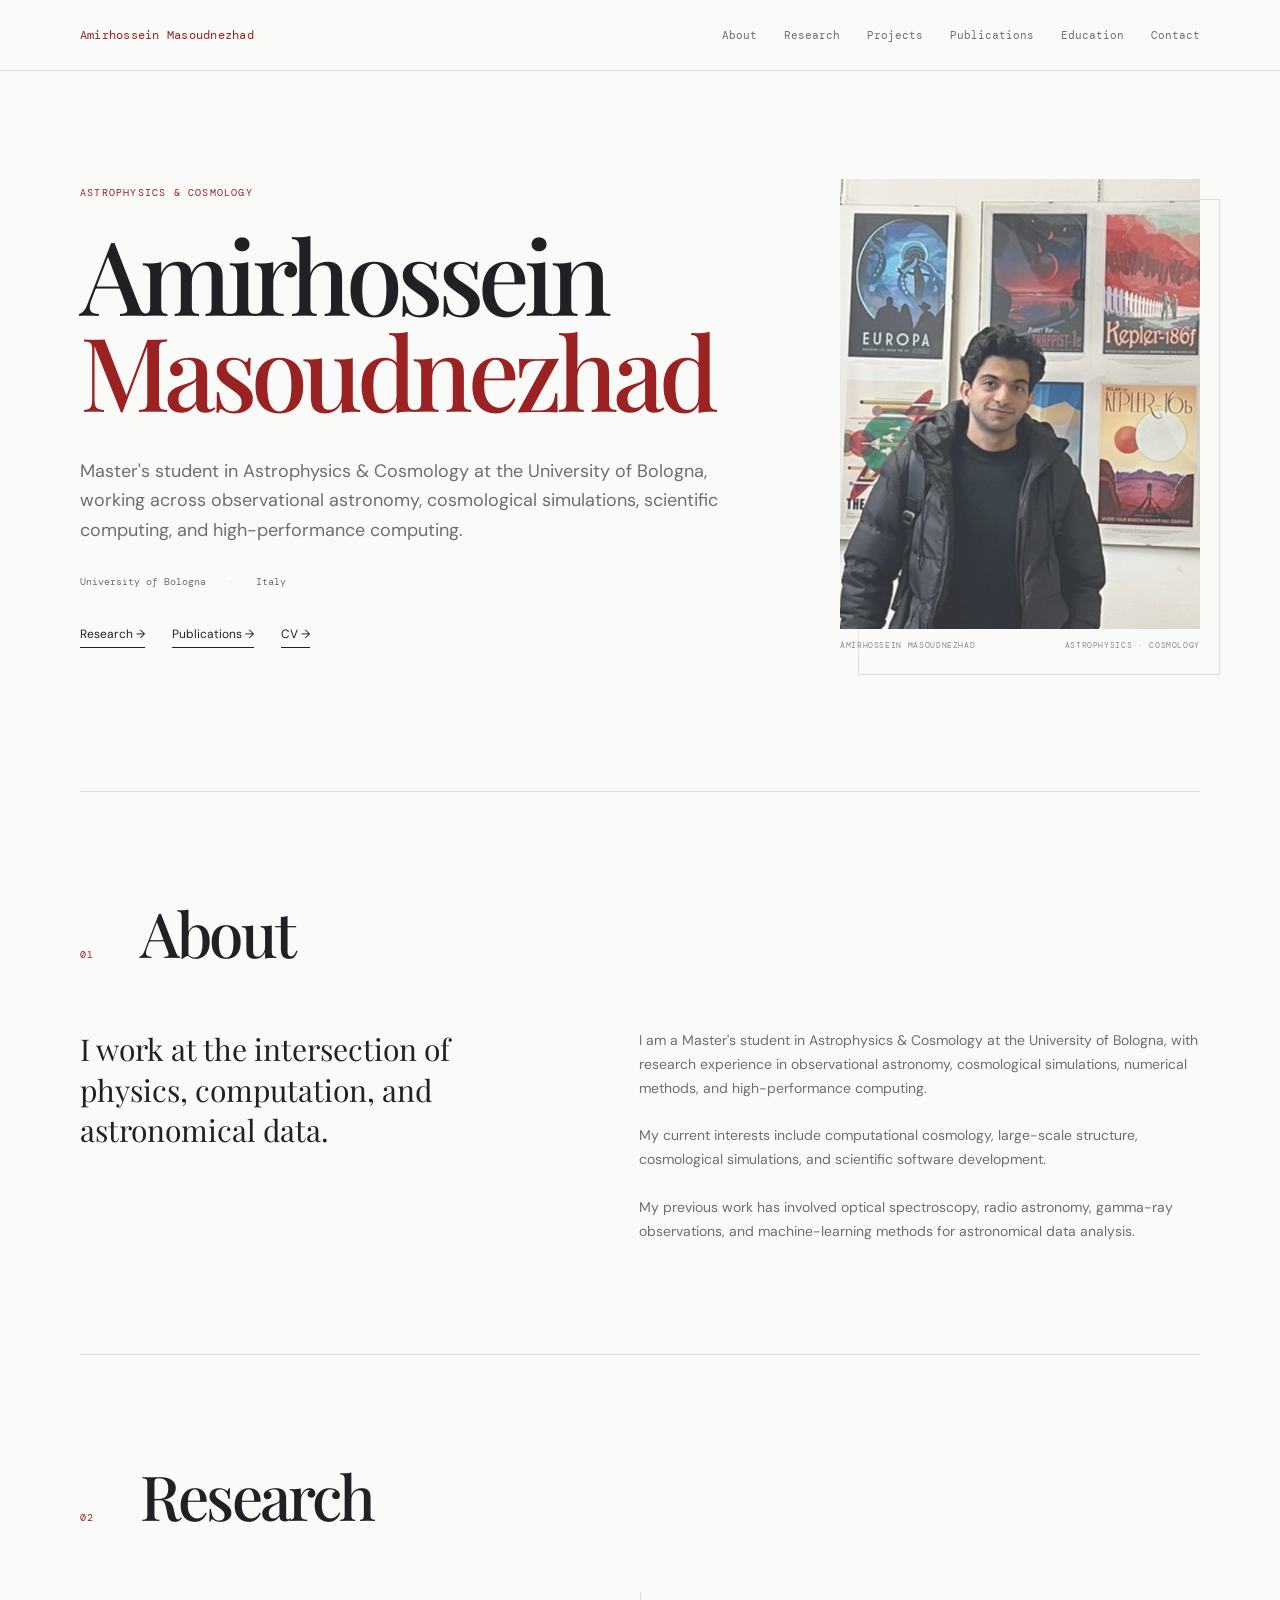
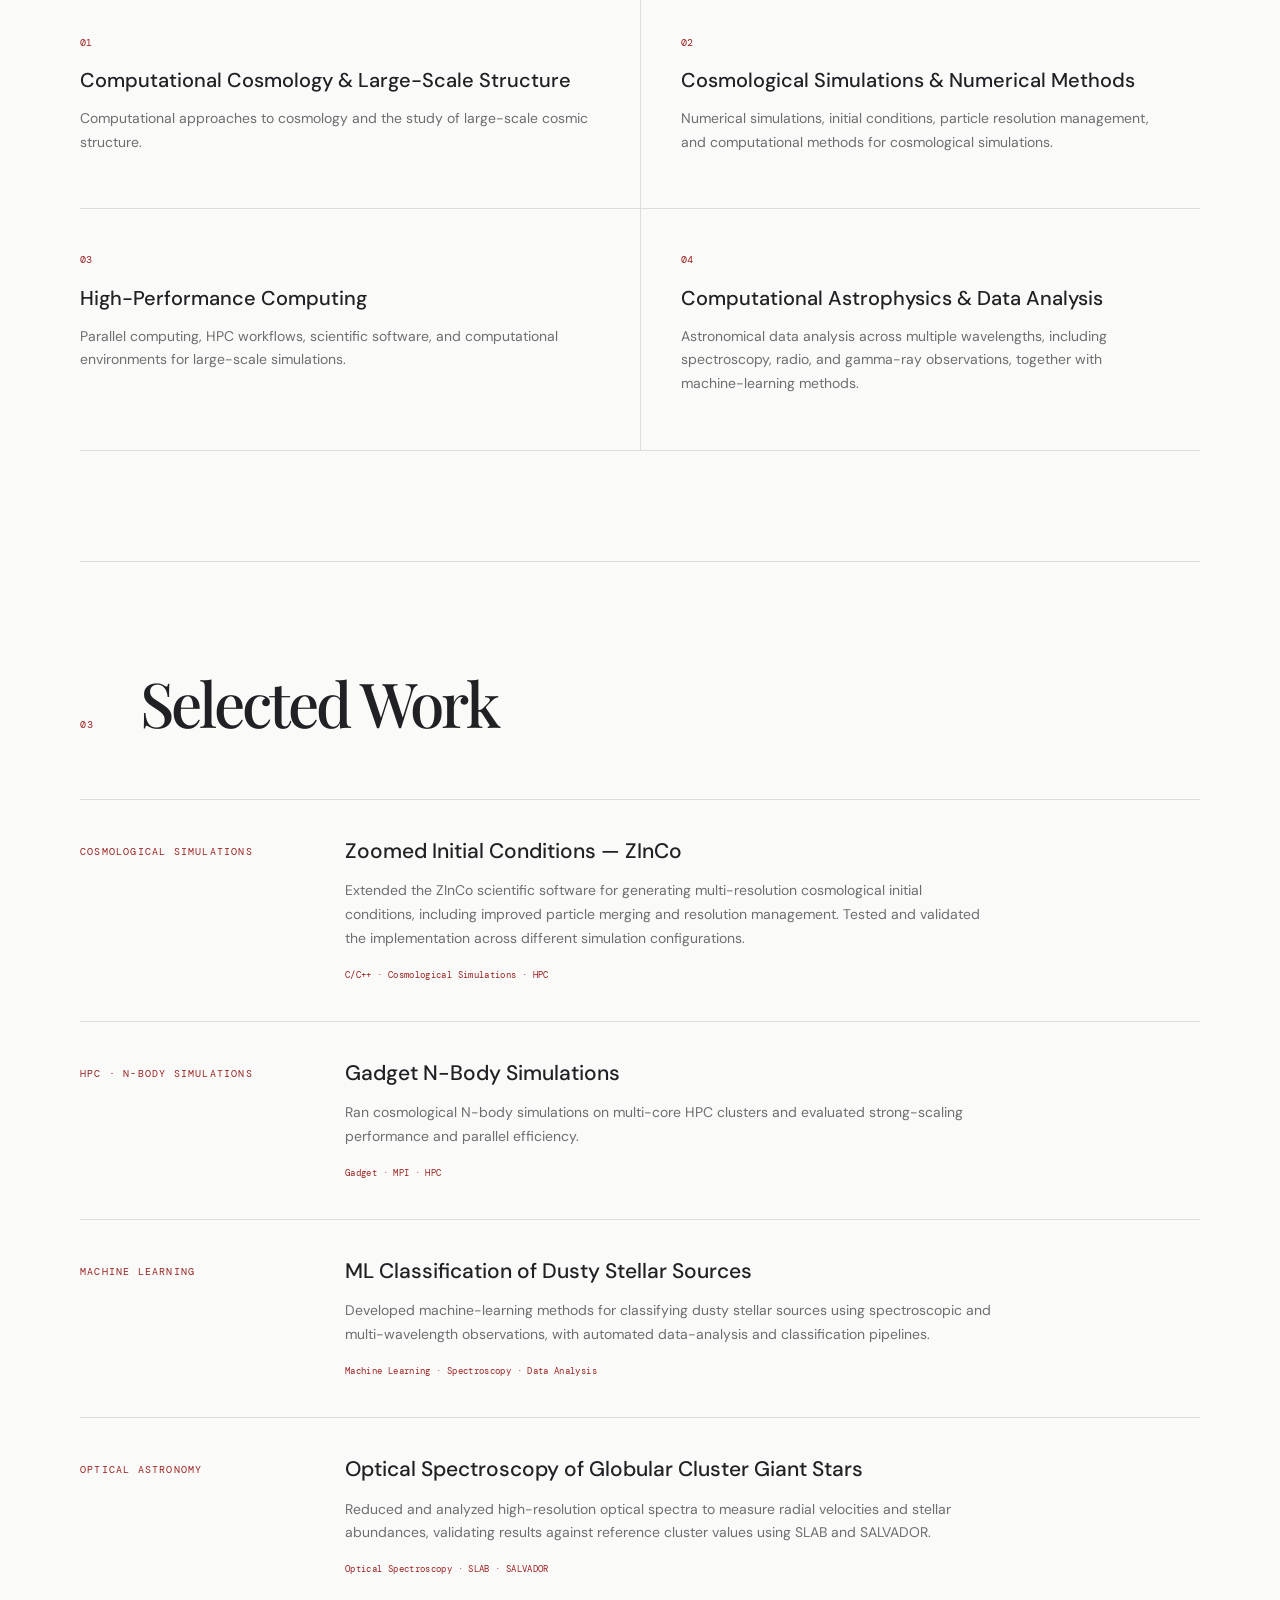
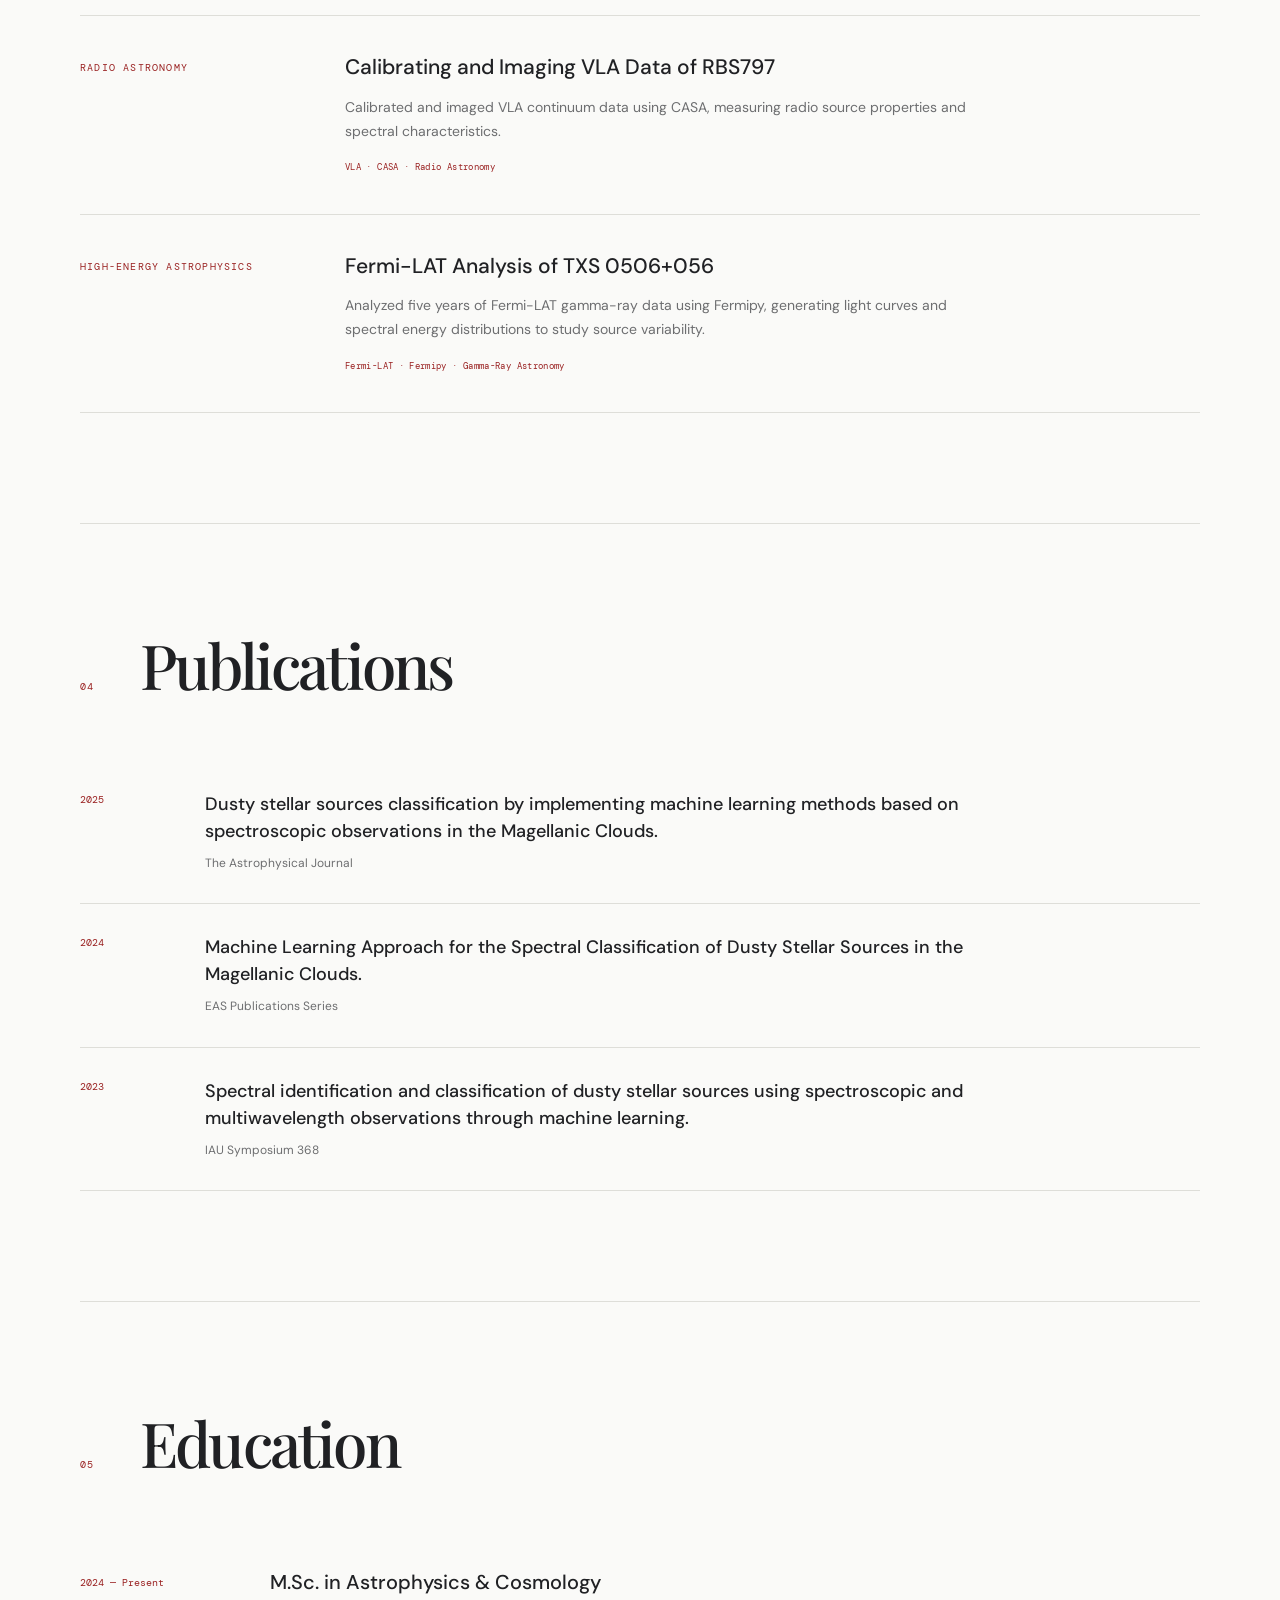
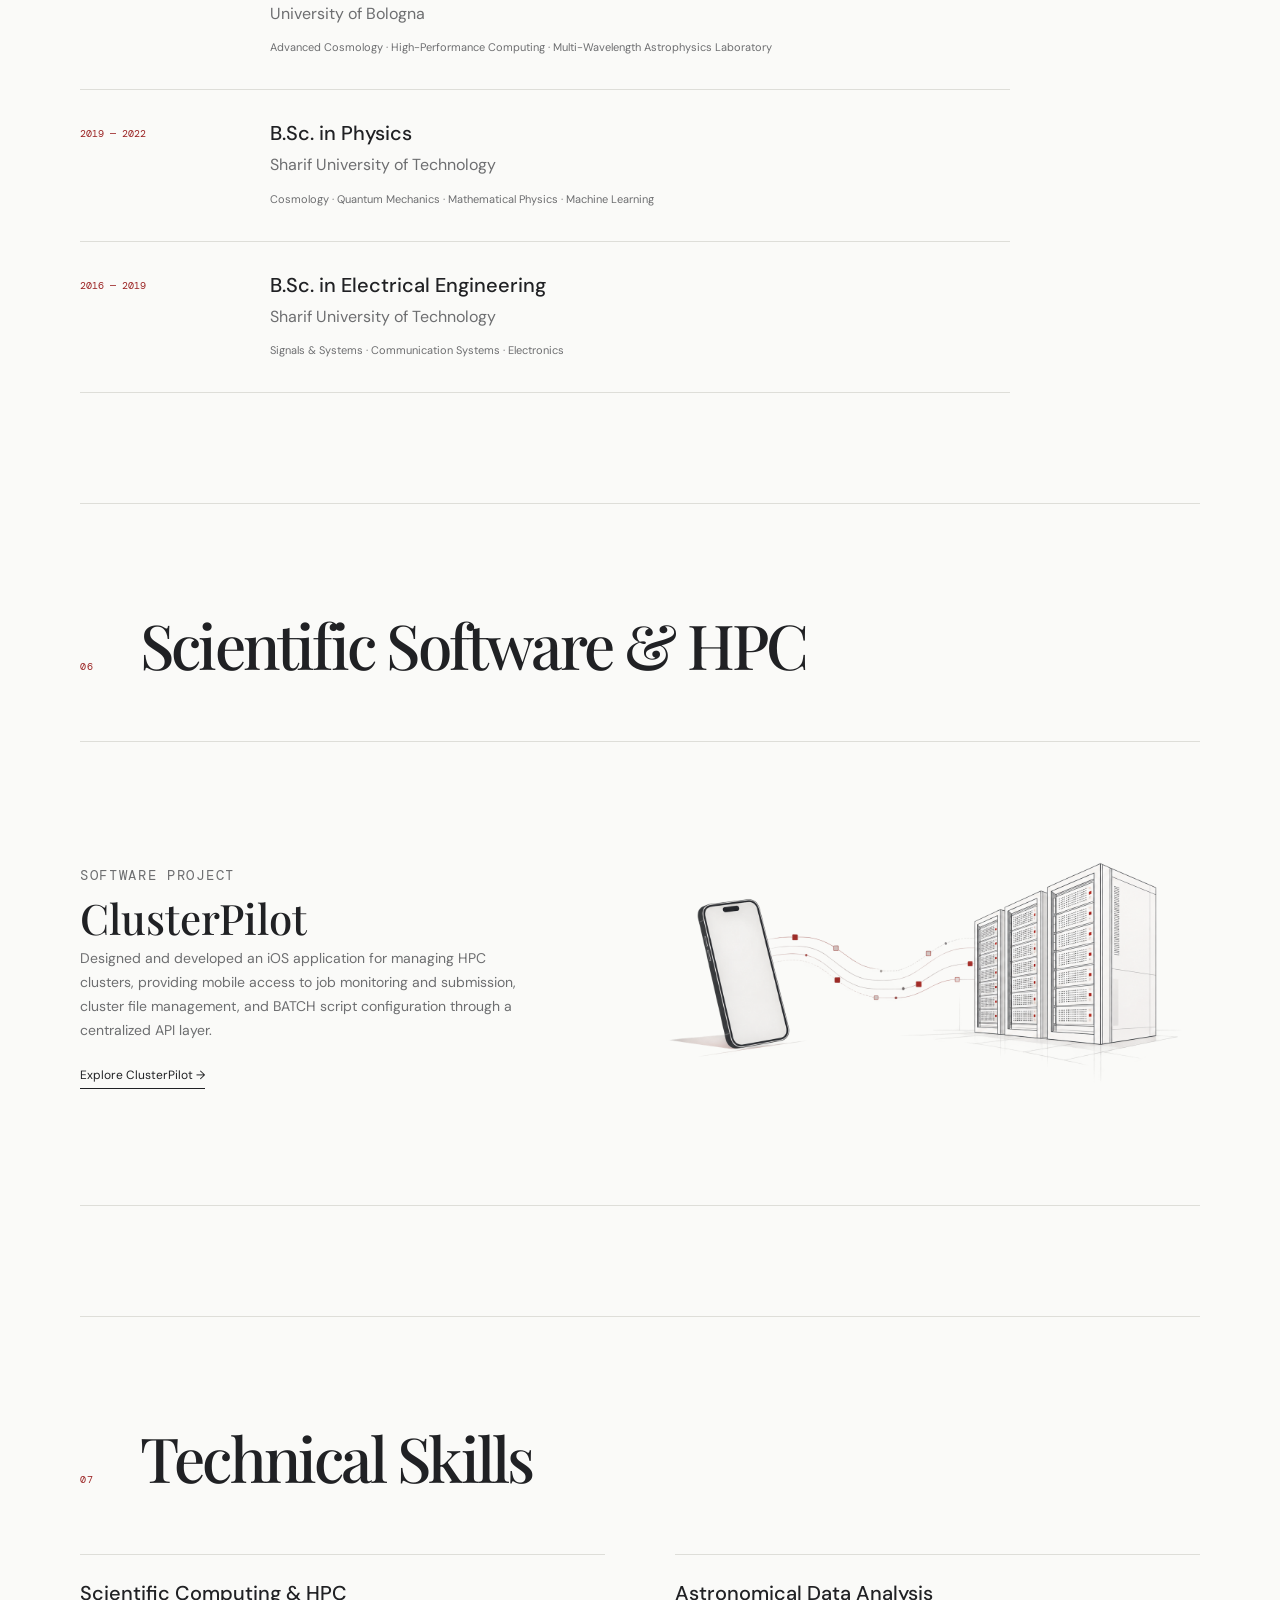
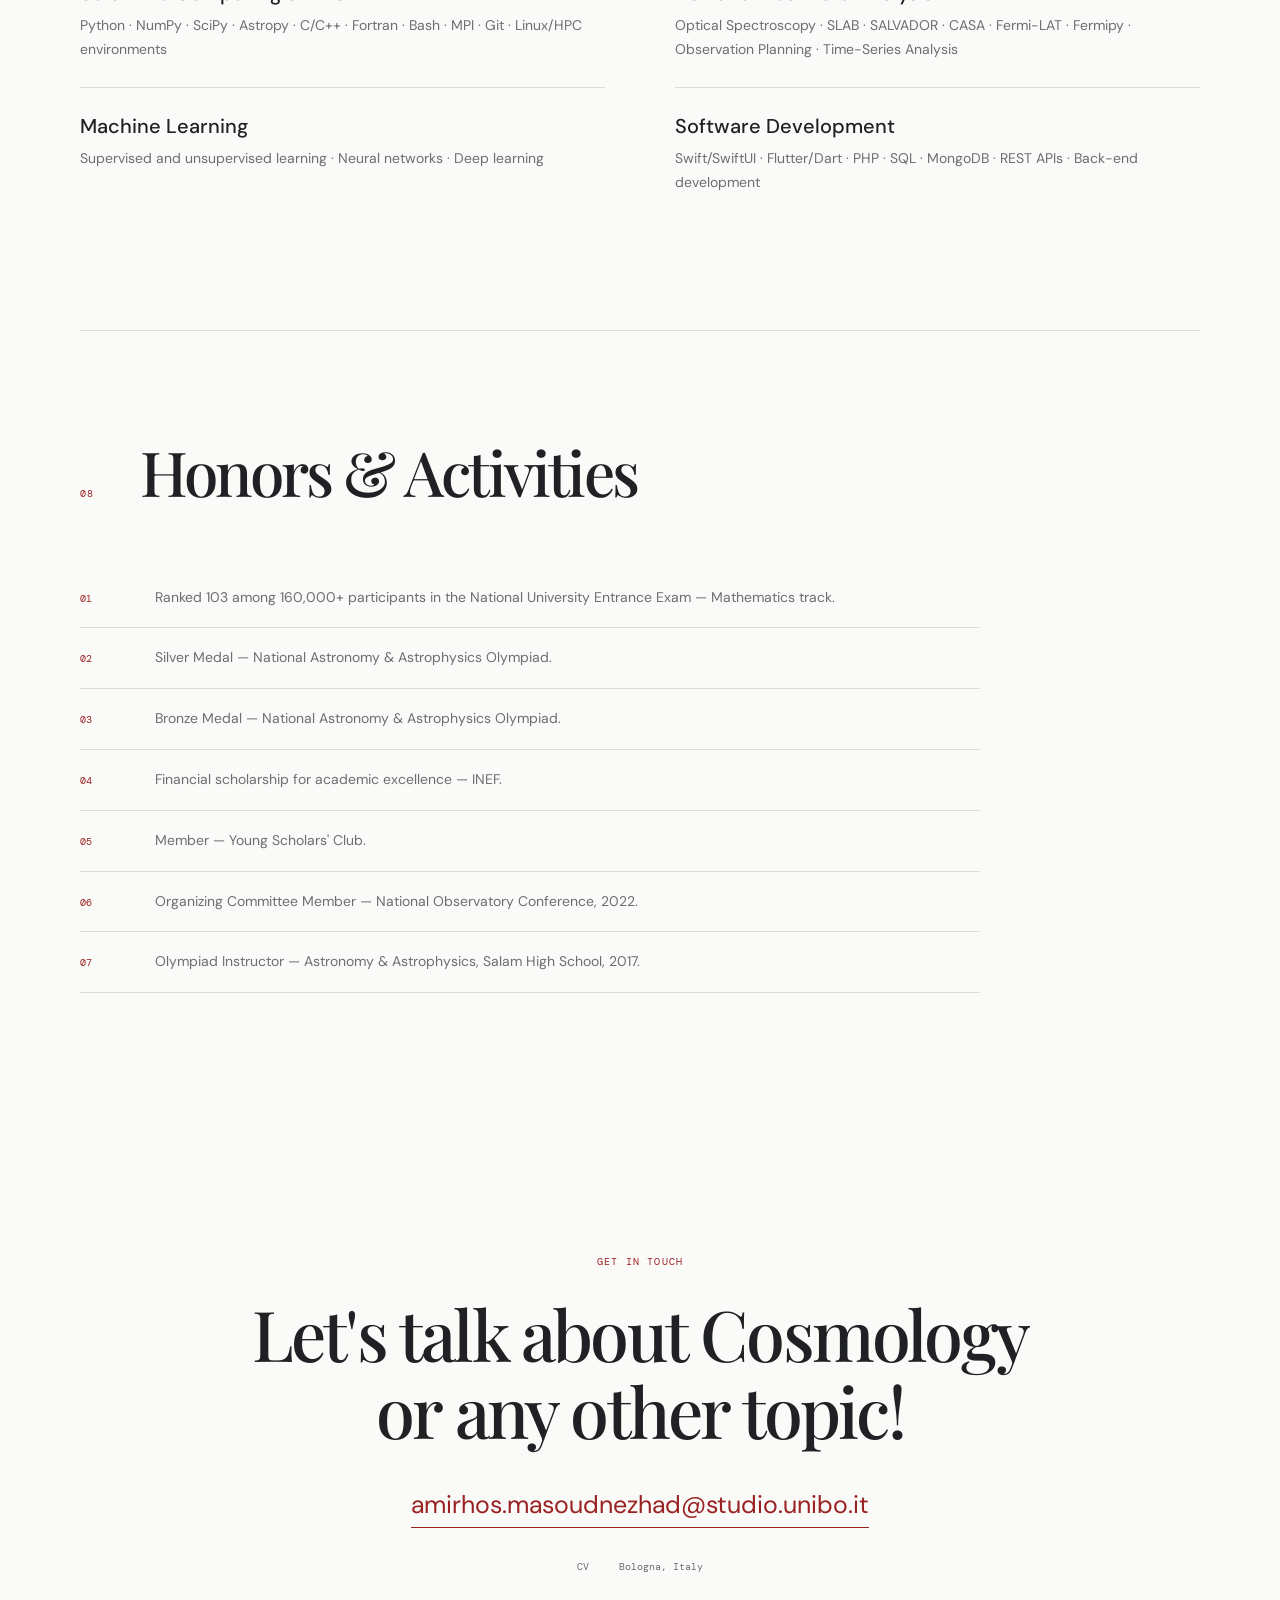
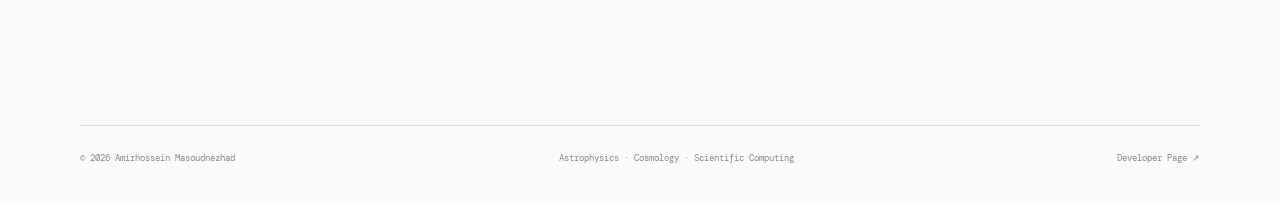
<file: index.html>
<!doctype html>
<html lang="en">
  <head>
    <meta charset="UTF-8" />
    <meta name="viewport" content="width=device-width, initial-scale=1.0" />

    <meta
      name="description"
      content="Amirhossein Masoudnezhad — Astrophysics & Cosmology"
    />

    <title>Amirhossein Masoudnezhad</title>

    <link rel="stylesheet" href="style.css" />
    <link rel="icon" type="image/png" href="images/icon.png" />
  </head>

  <body>
    <!-- NAVIGATION -->

    <header>
      <nav class="container nav">
        <a href="#" class="name"> Amirhossein Masoudnezhad </a>

        <div class="nav-links">
          <a href="#about">About</a>
          <a href="#research">Research</a>
          <a href="#projects">Projects</a>
          <a href="#publications">Publications</a>
          <a href="#education">Education</a>
          <a href="#contact">Contact</a>
          <!-- <a href="/dev/">Dev ↗</a> -->
        </div>
      </nav>
    </header>

    <main>
      <!-- HERO -->

      <section class="hero container">
        <div class="hero-content">
          <p class="eyebrow">ASTROPHYSICS & COSMOLOGY</p>

          <h1>
            Amirhossein<br />
            <span>Masoudnezhad</span>
          </h1>

          <p class="intro">
            Master's student in Astrophysics & Cosmology at the University of
            Bologna, working across observational astronomy, cosmological
            simulations, scientific computing, and high-performance computing.
          </p>

          <div class="hero-meta">
            <span>University of Bologna</span>
            <span>Italy</span>
          </div>

          <div class="links">
            <a href="#research">Research →</a>
            <a href="#publications">Publications →</a>
            <a href="cv.pdf" target="_blank">CV →</a>
          </div>
        </div>

        <!-- YOUR PHOTO -->

        <div class="hero-photo">
          <img src="dev/images/profile.JPG" alt="Amirhossein Masoudnezhad" />

          <div class="photo-caption">
            <span>AMIRHOSSEIN MASOUDNEZHAD</span>
            <span>ASTROPHYSICS · COSMOLOGY</span>
          </div>
        </div>
      </section>

      <!-- ABOUT -->

      <section id="about" class="section container">
        <div class="section-title">
          <span>01</span>
          <h2>About</h2>
        </div>

        <div class="about-grid">
          <div>
            <p class="large">
              I work at the intersection of physics, computation, and
              astronomical data.
            </p>
          </div>

          <div class="section-body">
            <p>
              I am a Master's student in Astrophysics & Cosmology at the
              University of Bologna, with research experience in observational
              astronomy, cosmological simulations, numerical methods, and
              high-performance computing.
            </p>

            <p>
              My current interests include computational cosmology, large-scale
              structure, cosmological simulations, and scientific software
              development.
            </p>

            <p>
              My previous work has involved optical spectroscopy, radio
              astronomy, gamma-ray observations, and machine-learning methods
              for astronomical data analysis.
            </p>
          </div>
        </div>
      </section>

      <!-- RESEARCH -->

      <section id="research" class="section container">
        <div class="section-title">
          <span>02</span>
          <h2>Research</h2>
        </div>

        <div class="research-grid">
          <article>
            <span class="number">01</span>

            <h3>Computational Cosmology & Large-Scale Structure</h3>

            <p>
              Computational approaches to cosmology and the study of large-scale
              cosmic structure.
            </p>
          </article>

          <article>
            <span class="number">02</span>

            <h3>Cosmological Simulations & Numerical Methods</h3>

            <p>
              Numerical simulations, initial conditions, particle resolution
              management, and computational methods for cosmological
              simulations.
            </p>
          </article>

          <article>
            <span class="number">03</span>

            <h3>High-Performance Computing</h3>

            <p>
              Parallel computing, HPC workflows, scientific software, and
              computational environments for large-scale simulations.
            </p>
          </article>

          <article>
            <span class="number">04</span>

            <h3>Computational Astrophysics & Data Analysis</h3>

            <p>
              Astronomical data analysis across multiple wavelengths, including
              spectroscopy, radio, and gamma-ray observations, together with
              machine-learning methods.
            </p>
          </article>
        </div>
      </section>

      <!-- RESEARCH PROJECTS -->

      <section id="projects" class="section container">
        <div class="section-title">
          <span>03</span>
          <h2>Selected Work</h2>
        </div>

        <div class="projects">
          <!-- ZINCO -->

          <article class="project">
            <div class="project-meta">COSMOLOGICAL SIMULATIONS</div>

            <div>
              <h3>Zoomed Initial Conditions — ZInCo</h3>

              <p>
                Extended the ZInCo scientific software for generating
                multi-resolution cosmological initial conditions, including
                improved particle merging and resolution management. Tested and
                validated the implementation across different simulation
                configurations.
              </p>

              <span class="project-tools">
                C/C++ · Cosmological Simulations · HPC
              </span>
            </div>
          </article>

          <!-- GADGET -->

          <article class="project">
            <div class="project-meta">HPC · N-BODY SIMULATIONS</div>

            <div>
              <h3>Gadget N-Body Simulations</h3>

              <p>
                Ran cosmological N-body simulations on multi-core HPC clusters
                and evaluated strong-scaling performance and parallel
                efficiency.
              </p>

              <span class="project-tools"> Gadget · MPI · HPC </span>
            </div>
          </article>

          <!-- DUSTY STARS -->

          <article class="project">
            <div class="project-meta">MACHINE LEARNING</div>

            <div>
              <h3>ML Classification of Dusty Stellar Sources</h3>

              <p>
                Developed machine-learning methods for classifying dusty stellar
                sources using spectroscopic and multi-wavelength observations,
                with automated data-analysis and classification pipelines.
              </p>

              <span class="project-tools">
                Machine Learning · Spectroscopy · Data Analysis
              </span>
            </div>
          </article>

          <!-- SPECTROSCOPY -->

          <article class="project">
            <div class="project-meta">OPTICAL ASTRONOMY</div>

            <div>
              <h3>Optical Spectroscopy of Globular Cluster Giant Stars</h3>

              <p>
                Reduced and analyzed high-resolution optical spectra to measure
                radial velocities and stellar abundances, validating results
                against reference cluster values using SLAB and SALVADOR.
              </p>

              <span class="project-tools">
                Optical Spectroscopy · SLAB · SALVADOR
              </span>
            </div>
          </article>

          <!-- RADIO -->

          <article class="project">
            <div class="project-meta">RADIO ASTRONOMY</div>

            <div>
              <h3>Calibrating and Imaging VLA Data of RBS797</h3>

              <p>
                Calibrated and imaged VLA continuum data using CASA, measuring
                radio source properties and spectral characteristics.
              </p>

              <span class="project-tools"> VLA · CASA · Radio Astronomy </span>
            </div>
          </article>

          <!-- FERMI -->

          <article class="project">
            <div class="project-meta">HIGH-ENERGY ASTROPHYSICS</div>

            <div>
              <h3>Fermi-LAT Analysis of TXS 0506+056</h3>

              <p>
                Analyzed five years of Fermi-LAT gamma-ray data using Fermipy,
                generating light curves and spectral energy distributions to
                study source variability.
              </p>

              <span class="project-tools">
                Fermi-LAT · Fermipy · Gamma-Ray Astronomy
              </span>
            </div>
          </article>
        </div>
      </section>

      <!-- PUBLICATIONS -->

      <section id="publications" class="section container">
        <div class="section-title">
          <span>04</span>
          <h2>Publications</h2>
        </div>

        <div class="publications">
          <article>
            <span>2025</span>

            <div>
              <h3>
                Dusty stellar sources classification by implementing machine
                learning methods based on spectroscopic observations in the
                Magellanic Clouds.
              </h3>

              <p>The Astrophysical Journal</p>
            </div>
          </article>

          <article>
            <span>2024</span>

            <div>
              <h3>
                Machine Learning Approach for the Spectral Classification of
                Dusty Stellar Sources in the Magellanic Clouds.
              </h3>

              <p>EAS Publications Series</p>
            </div>
          </article>

          <article>
            <span>2023</span>

            <div>
              <h3>
                Spectral identification and classification of dusty stellar
                sources using spectroscopic and multiwavelength observations
                through machine learning.
              </h3>

              <p>IAU Symposium 368</p>
            </div>
          </article>
        </div>
      </section>

      <!-- EDUCATION -->

      <section id="education" class="section container">
        <div class="section-title">
          <span>05</span>
          <h2>Education</h2>
        </div>

        <div class="education">
          <div class="education-item">
            <span>2024 — Present</span>

            <div>
              <h3>M.Sc. in Astrophysics & Cosmology</h3>

              <p>University of Bologna</p>

              <small>
                Advanced Cosmology · High-Performance Computing ·
                Multi-Wavelength Astrophysics Laboratory
              </small>
            </div>
          </div>

          <div class="education-item">
            <span>2019 — 2022</span>

            <div>
              <h3>B.Sc. in Physics</h3>

              <p>Sharif University of Technology</p>

              <small>
                Cosmology · Quantum Mechanics · Mathematical Physics · Machine
                Learning
              </small>
            </div>
          </div>

          <div class="education-item">
            <span>2016 — 2019</span>

            <div>
              <h3>B.Sc. in Electrical Engineering</h3>

              <p>Sharif University of Technology</p>

              <small>
                Signals & Systems · Communication Systems · Electronics
              </small>
            </div>
          </div>
        </div>
      </section>

      <!-- SCIENTIFIC SOFTWARE -->

      <section class="section container">
        <div class="section-title">
          <span>06</span>

          <div>
            <h2>Scientific Software & HPC</h2>

            <!-- <a
              class="section-link"
              target="_blank"
              href="/dev/"
              target="_blank"
            >
              View my developer work →
            </a> -->
          </div>
        </div>

        <div class="software-feature">
          <div class="software-info">
            <p class="project-meta">SOFTWARE PROJECT</p>

            <h3>ClusterPilot</h3>

            <p>
              Designed and developed an iOS application for managing HPC
              clusters, providing mobile access to job monitoring and
              submission, cluster file management, and BATCH script
              configuration through a centralized API layer.
            </p>

            <a target="_blank" href="/dev/cp/"> Explore ClusterPilot → </a>
          </div>

          <div class="software-visual">
            <img
              src="dev/cp/images/mobile-cluster2.PNG"
              alt="ClusterPilot connecting Apple devices with HPC infrastructure"
            />
          </div>
        </div>
      </section>

      <!-- TECHNICAL SKILLS -->

      <section class="section container">
        <div class="section-title">
          <span>07</span>
          <h2>Technical Skills</h2>
        </div>

        <div class="skills">
          <div>
            <h3>Scientific Computing & HPC</h3>

            <p>
              Python · NumPy · SciPy · Astropy · C/C++ · Fortran · Bash · MPI ·
              Git · Linux/HPC environments
            </p>
          </div>

          <div>
            <h3>Astronomical Data Analysis</h3>

            <p>
              Optical Spectroscopy · SLAB · SALVADOR · CASA · Fermi-LAT ·
              Fermipy · Observation Planning · Time-Series Analysis
            </p>
          </div>

          <div>
            <h3>Machine Learning</h3>

            <p>
              Supervised and unsupervised learning · Neural networks · Deep
              learning
            </p>
          </div>

          <div>
            <h3>Software Development</h3>

            <p>
              Swift/SwiftUI · Flutter/Dart · PHP · SQL · MongoDB · REST APIs ·
              Back-end development
            </p>
          </div>
        </div>
      </section>

      <!-- HONORS -->

      <section class="section container">
        <div class="section-title">
          <span>08</span>
          <h2>Honors & Activities</h2>
        </div>

        <div class="honors">
          <div class="honor-item">
            <span>01</span>
            <p>
              Ranked 103 among 160,000+ participants in the National University
              Entrance Exam — Mathematics track.
            </p>
          </div>

          <div class="honor-item">
            <span>02</span>
            <p>Silver Medal — National Astronomy & Astrophysics Olympiad.</p>
          </div>

          <div class="honor-item">
            <span>03</span>
            <p>Bronze Medal — National Astronomy & Astrophysics Olympiad.</p>
          </div>

          <div class="honor-item">
            <span>04</span>
            <p>Financial scholarship for academic excellence — INEF.</p>
          </div>

          <div class="honor-item">
            <span>05</span>
            <p>Member — Young Scholars' Club.</p>
          </div>

          <div class="honor-item">
            <span>06</span>
            <p>
              Organizing Committee Member — National Observatory Conference,
              2022.
            </p>
          </div>

          <div class="honor-item">
            <span>07</span>
            <p>
              Olympiad Instructor — Astronomy & Astrophysics, Salam High School,
              2017.
            </p>
          </div>
        </div>
      </section>

      <!-- CONTACT -->

      <section id="contact" class="contact container">
        <p class="eyebrow">GET IN TOUCH</p>

        <h2>
          Let's talk about Cosmology <br />
          or any other topic!
        </h2>

        <a class="email" href="mailto:amirhos.masoudnezhad@studio.unibo.it">
          amirhos.masoudnezhad@studio.unibo.it
        </a>

        <div class="contact-links">
          <a href="cv.pdf" target="_blank"> CV </a>

          <span> Bologna, Italy </span>
        </div>
      </section>
    </main>

    <footer class="container">
      <span> © 2026 Amirhossein Masoudnezhad </span>

      <span> Astrophysics · Cosmology · Scientific Computing </span>
      <a target="_blank" href="/dev/"> Developer Page ↗</a>
    </footer>
  </body>
</html>
</file>
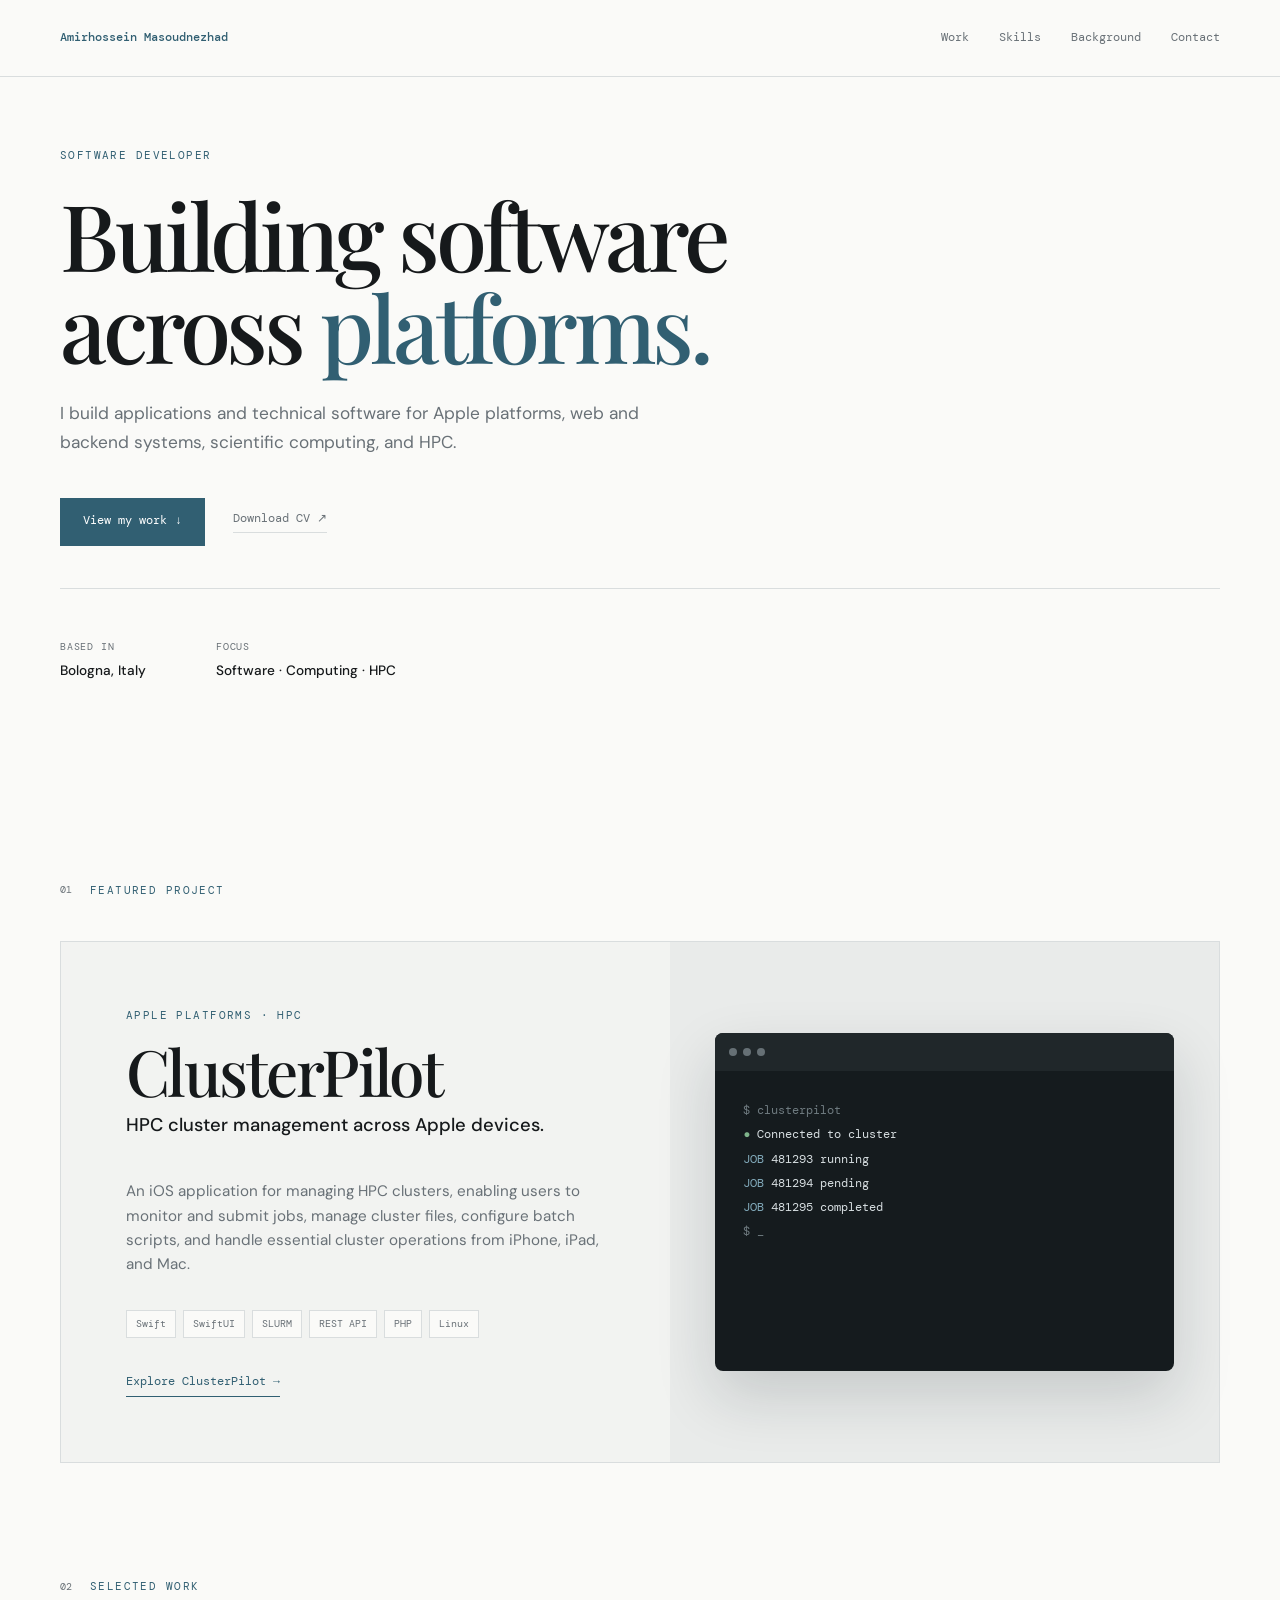
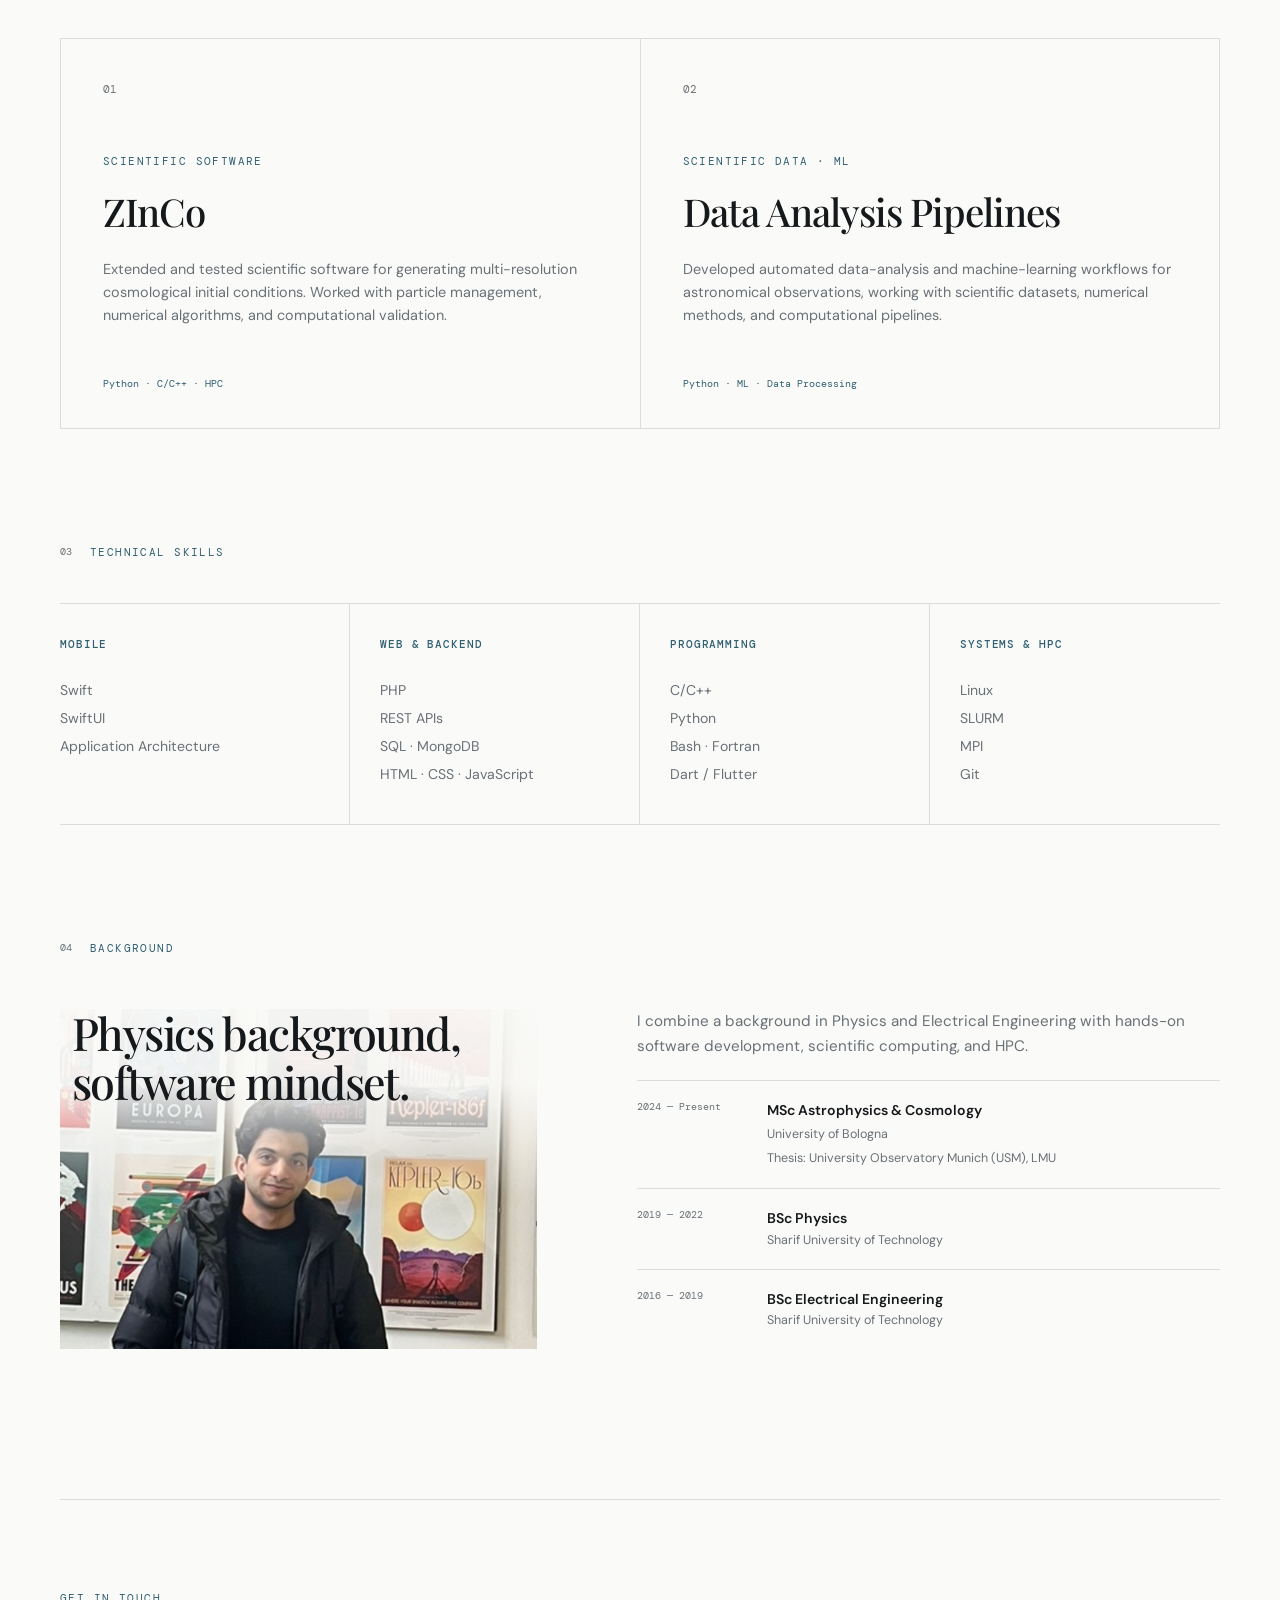
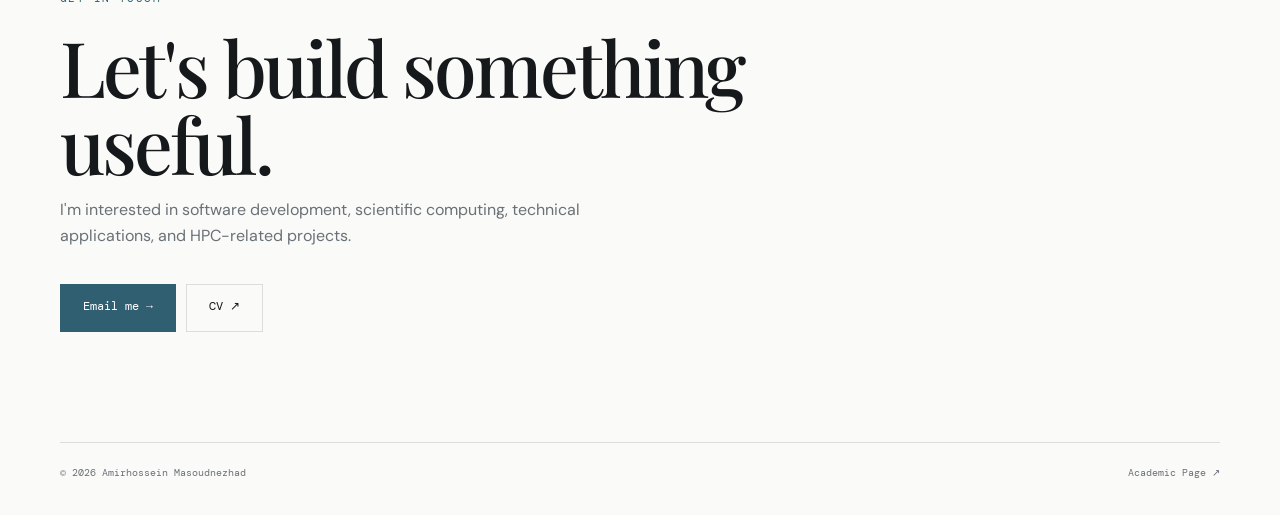
<file: dev/index.html>
<!doctype html>
<html lang="en">
  <head>
    <meta charset="UTF-8" />
    <meta name="viewport" content="width=device-width, initial-scale=1.0" />

    <meta
      name="description"
      content="Amirhossein Masoudnezhad — Software Developer"
    />

    <title>Amirhossein Masoudnezhad — Software Developer</title>

    <link rel="stylesheet" href="style.css" />
    <link rel="icon" type="image/png" href="images/icon.png" />
  </head>

  <body>
    <!-- NAVIGATION -->
    <header>
      <nav class="container nav">
        <a href="./" class="name">Amirhossein Masoudnezhad</a>

        <div class="nav-links">
          <a href="#work">Work</a>
          <a href="#skills">Skills</a>
          <a href="#background">Background</a>
          <a href="#contact">Contact</a>
        </div>
      </nav>
    </header>

    <main>
      <!-- HERO -->
      <section class="hero container">
        <div class="hero-content">
          <p class="eyebrow">SOFTWARE DEVELOPER</p>

          <h1>
            Building software<br />
            across <span>platforms.</span>
          </h1>

          <p class="hero-intro">
            I build applications and technical software for Apple platforms, web
            and backend systems, scientific computing, and HPC.
          </p>

          <div class="hero-links">
            <a class="button primary" href="#work">
              View my work <span>↓</span>
            </a>

            <a class="text-link" href="cv.pdf" target="_blank">
              Download CV ↗
            </a>
          </div>
        </div>

        <div class="hero-meta">
          <div>
            <span>Based in</span>
            <strong>Bologna, Italy</strong>
          </div>

          <div>
            <span>Focus</span>
            <strong>Software · Computing · HPC</strong>
          </div>
        </div>
      </section>

      <!-- FEATURED PROJECT -->
      <section id="work" class="featured container">
        <div class="section-label">
          <span>01</span>
          <p>FEATURED PROJECT</p>
        </div>

        <div class="featured-card">
          <div class="featured-content">
            <p class="project-type">APPLE PLATFORMS · HPC</p>

            <h2>ClusterPilot</h2>

            <h3>HPC cluster management across Apple devices.</h3>

            <p>
              An iOS application for managing HPC clusters, enabling users to
              monitor and submit jobs, manage cluster files, configure batch
              scripts, and handle essential cluster operations from iPhone,
              iPad, and Mac.
            </p>

            <div class="tags">
              <span>Swift</span>
              <span>SwiftUI</span>
              <span>SLURM</span>
              <span>REST API</span>
              <span>PHP</span>
              <span>Linux</span>
            </div>

            <a class="project-link" target="_blank" href="./cp/">
              Explore ClusterPilot <span>→</span>
            </a>
          </div>

          <div class="featured-visual">
            <div class="terminal">
              <div class="terminal-bar">
                <span></span>
                <span></span>
                <span></span>
              </div>

              <div class="terminal-body">
                <div class="terminal-line muted">$ clusterpilot</div>

                <div class="terminal-line">
                  <span class="green">●</span>
                  Connected to cluster
                </div>

                <div class="terminal-line">
                  <span class="blue">JOB</span>
                  481293
                  <span class="muted">running</span>
                </div>

                <div class="terminal-line">
                  <span class="blue">JOB</span>
                  481294
                  <span class="muted">pending</span>
                </div>

                <div class="terminal-line">
                  <span class="blue">JOB</span>
                  481295
                  <span class="muted">completed</span>
                </div>

                <div class="terminal-line muted">$ _</div>
              </div>
            </div>
          </div>
        </div>
      </section>

      <!-- SELECTED WORK -->
      <section class="section container">
        <div class="section-label">
          <span>02</span>
          <p>SELECTED WORK</p>
        </div>

        <div class="work-grid">
          <article class="work-card">
            <div class="work-number">01</div>

            <p class="project-type">SCIENTIFIC SOFTWARE</p>

            <h2>ZInCo</h2>

            <p>
              Extended and tested scientific software for generating
              multi-resolution cosmological initial conditions. Worked with
              particle management, numerical algorithms, and computational
              validation.
            </p>

            <div class="card-footer">
              <span>Python · C/C++ · HPC</span>
            </div>
          </article>

          <article class="work-card">
            <div class="work-number">02</div>

            <p class="project-type">SCIENTIFIC DATA · ML</p>

            <h2>Data Analysis Pipelines</h2>

            <p>
              Developed automated data-analysis and machine-learning workflows
              for astronomical observations, working with scientific datasets,
              numerical methods, and computational pipelines.
            </p>

            <div class="card-footer">
              <span>Python · ML · Data Processing</span>
            </div>
          </article>
        </div>
      </section>

      <!-- SKILLS -->
      <section id="skills" class="section container">
        <div class="section-label">
          <span>03</span>
          <p>TECHNICAL SKILLS</p>
        </div>

        <div class="skills-grid">
          <div class="skill-group">
            <h3>Mobile</h3>
            <p>
              Swift<br />
              SwiftUI<br />
              Application Architecture
            </p>
          </div>

          <div class="skill-group">
            <h3>Web & Backend</h3>
            <p>
              PHP<br />
              REST APIs<br />
              SQL · MongoDB<br />
              HTML · CSS · JavaScript
            </p>
          </div>

          <div class="skill-group">
            <h3>Programming</h3>
            <p>
              C/C++<br />
              Python<br />
              Bash · Fortran<br />
              Dart / Flutter
            </p>
          </div>

          <div class="skill-group">
            <h3>Systems & HPC</h3>
            <p>
              Linux<br />
              SLURM<br />
              MPI<br />
              Git
            </p>
          </div>
        </div>
      </section>

      <!-- BACKGROUND -->
      <section id="background" class="section container">
        <div class="section-label">
          <span>04</span>
          <p>BACKGROUND</p>
        </div>

        <div class="background-grid">
          <div class="background-left">
            <h2>
              Physics background,<br />
              software mindset.
            </h2>
          </div>

          <div class="background-text">
            <p>
              I combine a background in Physics and Electrical Engineering with
              hands-on software development, scientific computing, and HPC.
            </p>

            <div class="education-line">
              <span>2024 — Present</span>
              <div class="education-details">
                <strong>MSc Astrophysics & Cosmology</strong>
                <small>University of Bologna</small>
                <small>Thesis: University Observatory Munich (USM), LMU</small>
              </div>
            </div>

            <div class="education-line">
              <span>2019 — 2022</span>
              <strong>BSc Physics</strong>
              <small>Sharif University of Technology</small>
            </div>

            <div class="education-line">
              <span>2016 — 2019</span>
              <strong>BSc Electrical Engineering</strong>
              <small>Sharif University of Technology</small>
            </div>
          </div>
        </div>
      </section>

      <!-- CONTACT -->
      <section id="contact" class="contact container">
        <p class="eyebrow">GET IN TOUCH</p>

        <h2>Let's build something useful.</h2>

        <p>
          I'm interested in software development, scientific computing,
          technical applications, and HPC-related projects.
        </p>

        <div class="contact-links">
          <a
            class="button primary"
            href="mailto:amirhos.masoudnezhad@studio.unibo.it"
          >
            Email me →
          </a>

          <a class="button secondary" href="cv.pdf" target="_blank"> CV ↗ </a>
        </div>
      </section>
    </main>

    <!-- FOOTER -->
    <footer class="container">
      <span>© 2026 Amirhossein Masoudnezhad</span>

      <a target="_blank" href="../">Academic Page ↗</a>
    </footer>
  </body>
</html>
</file>
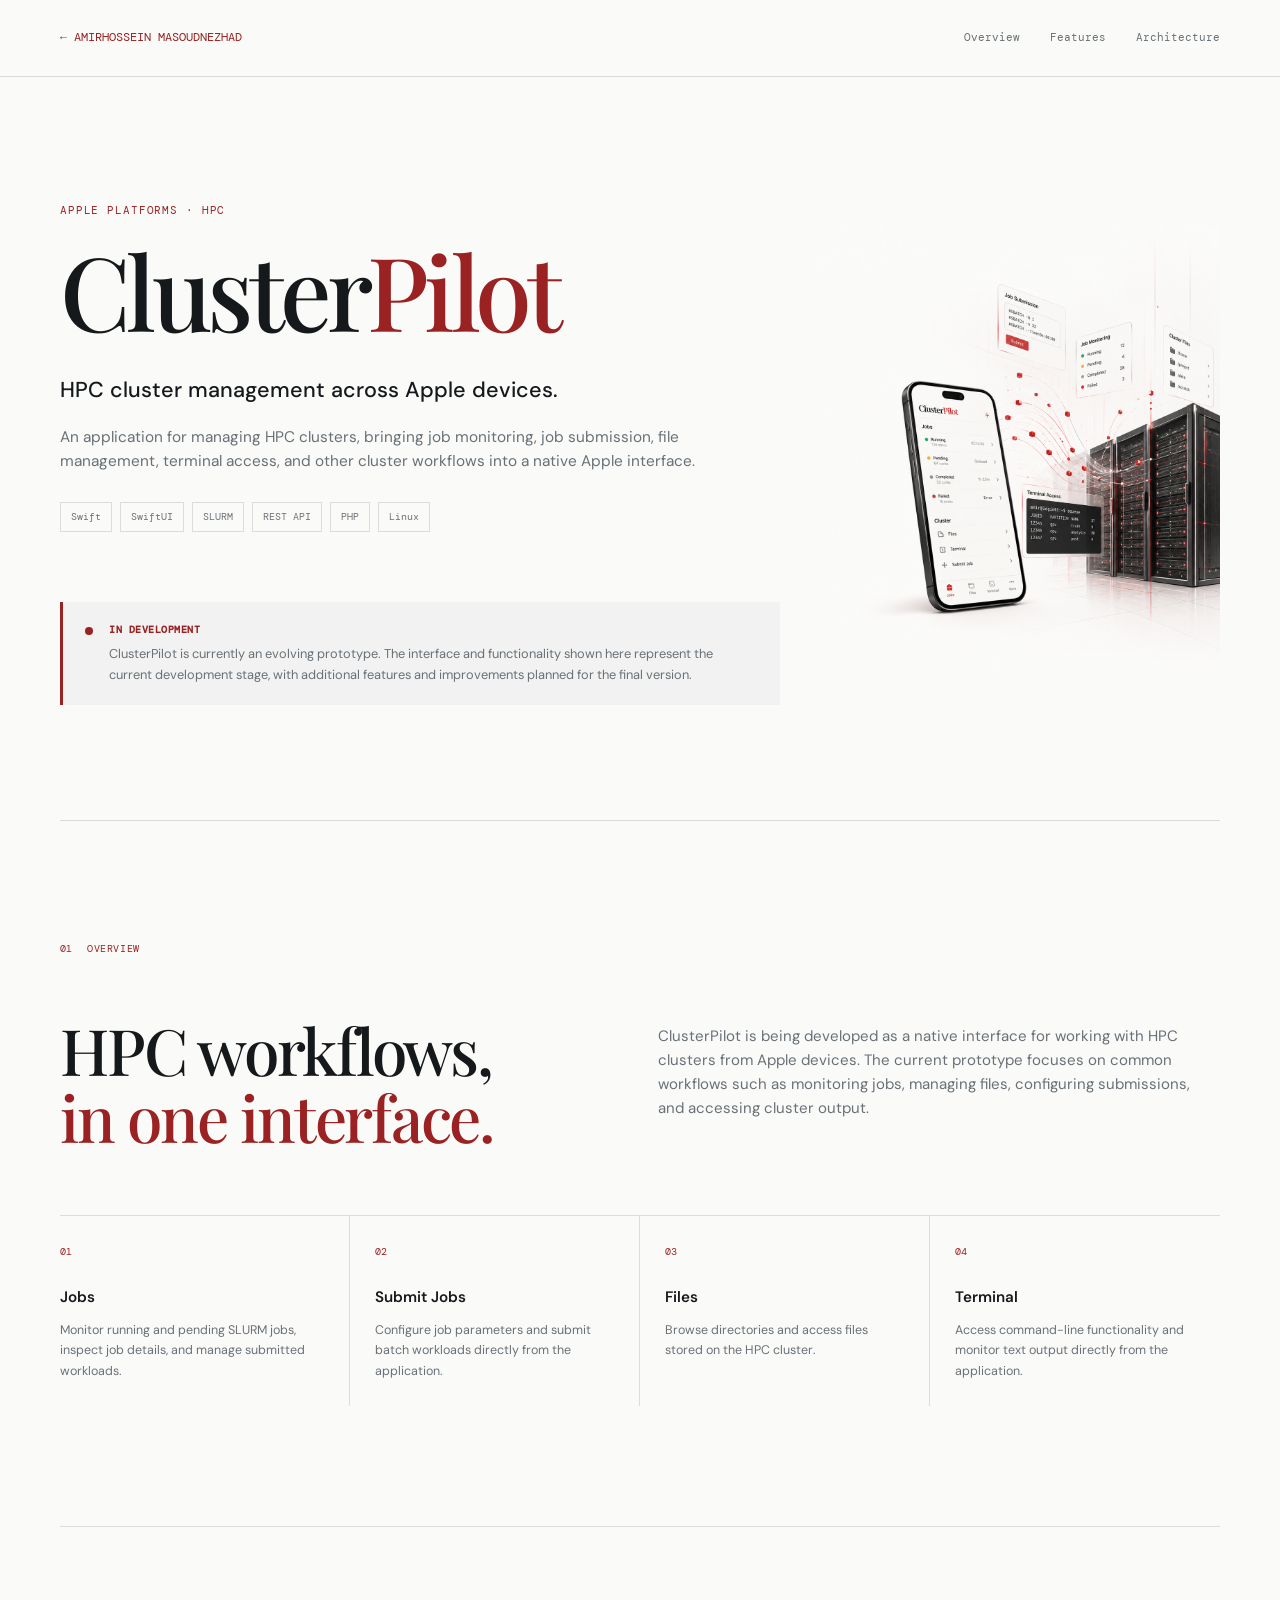
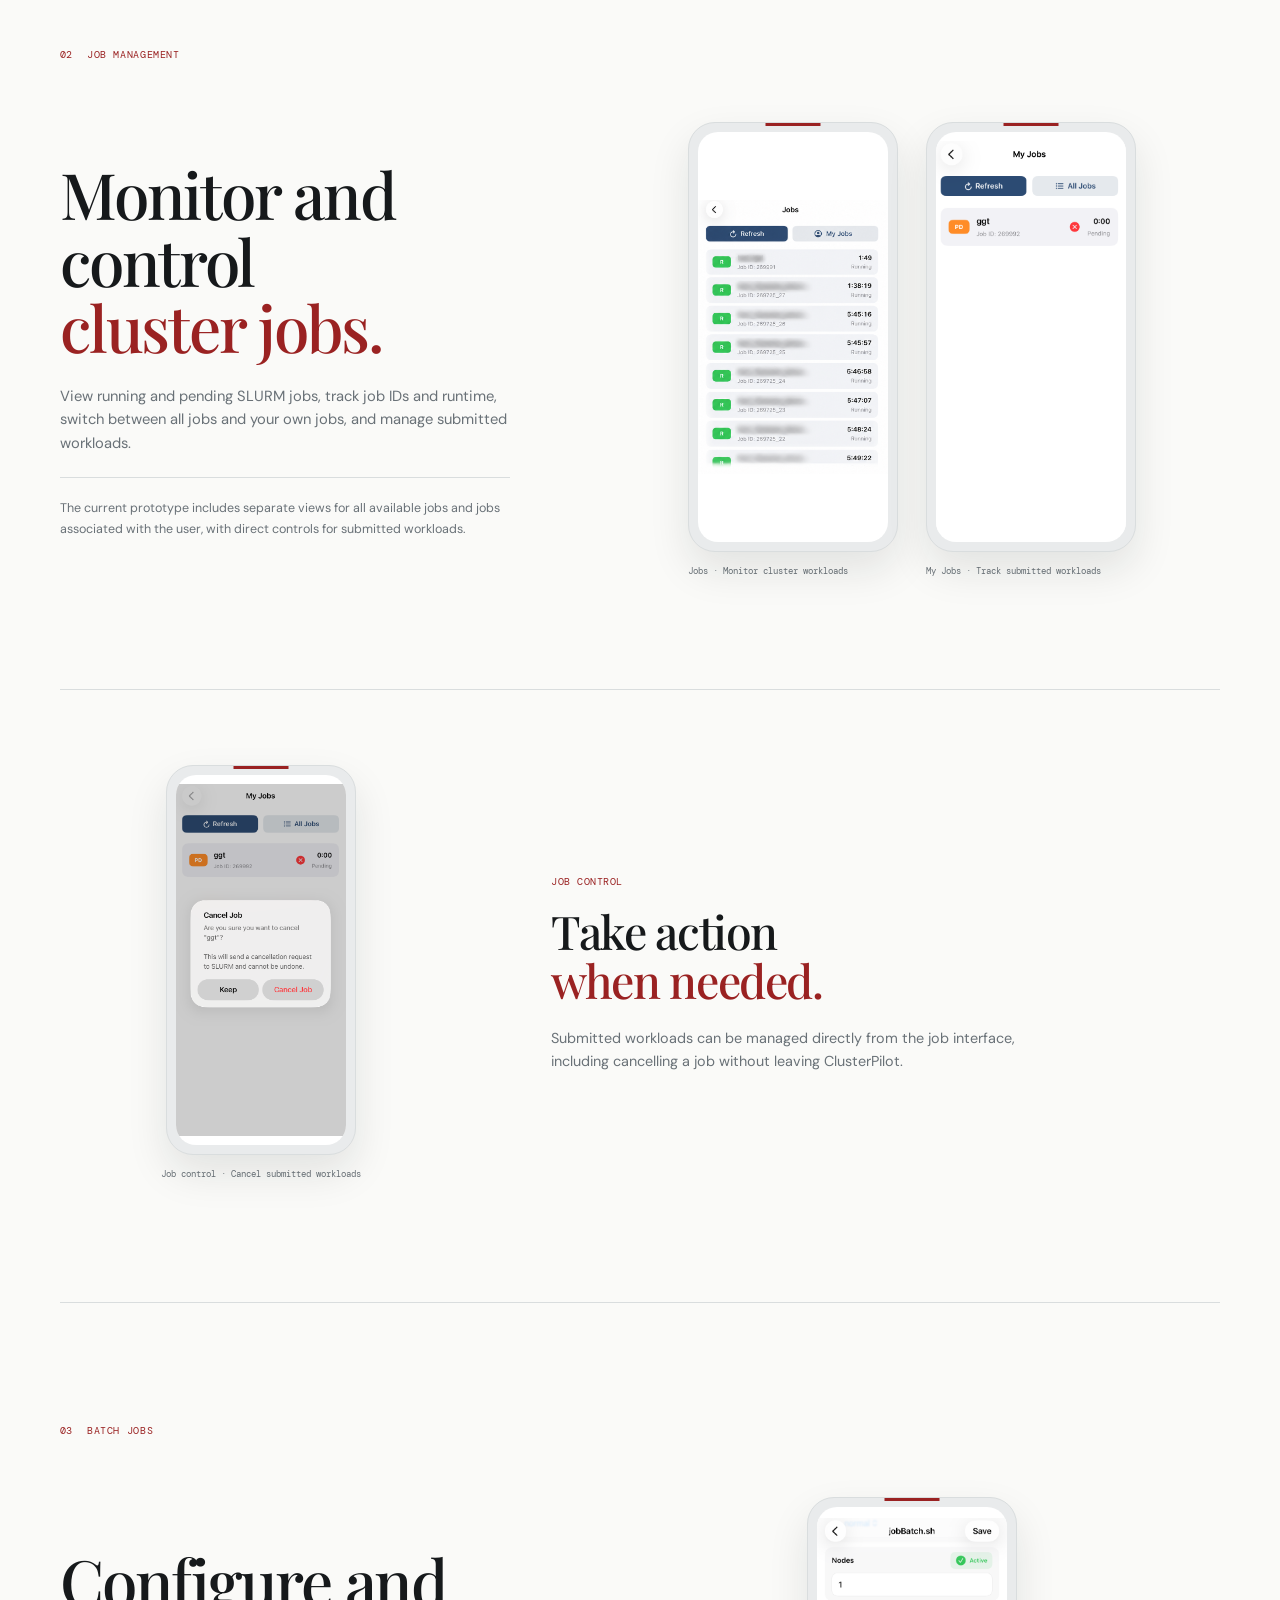
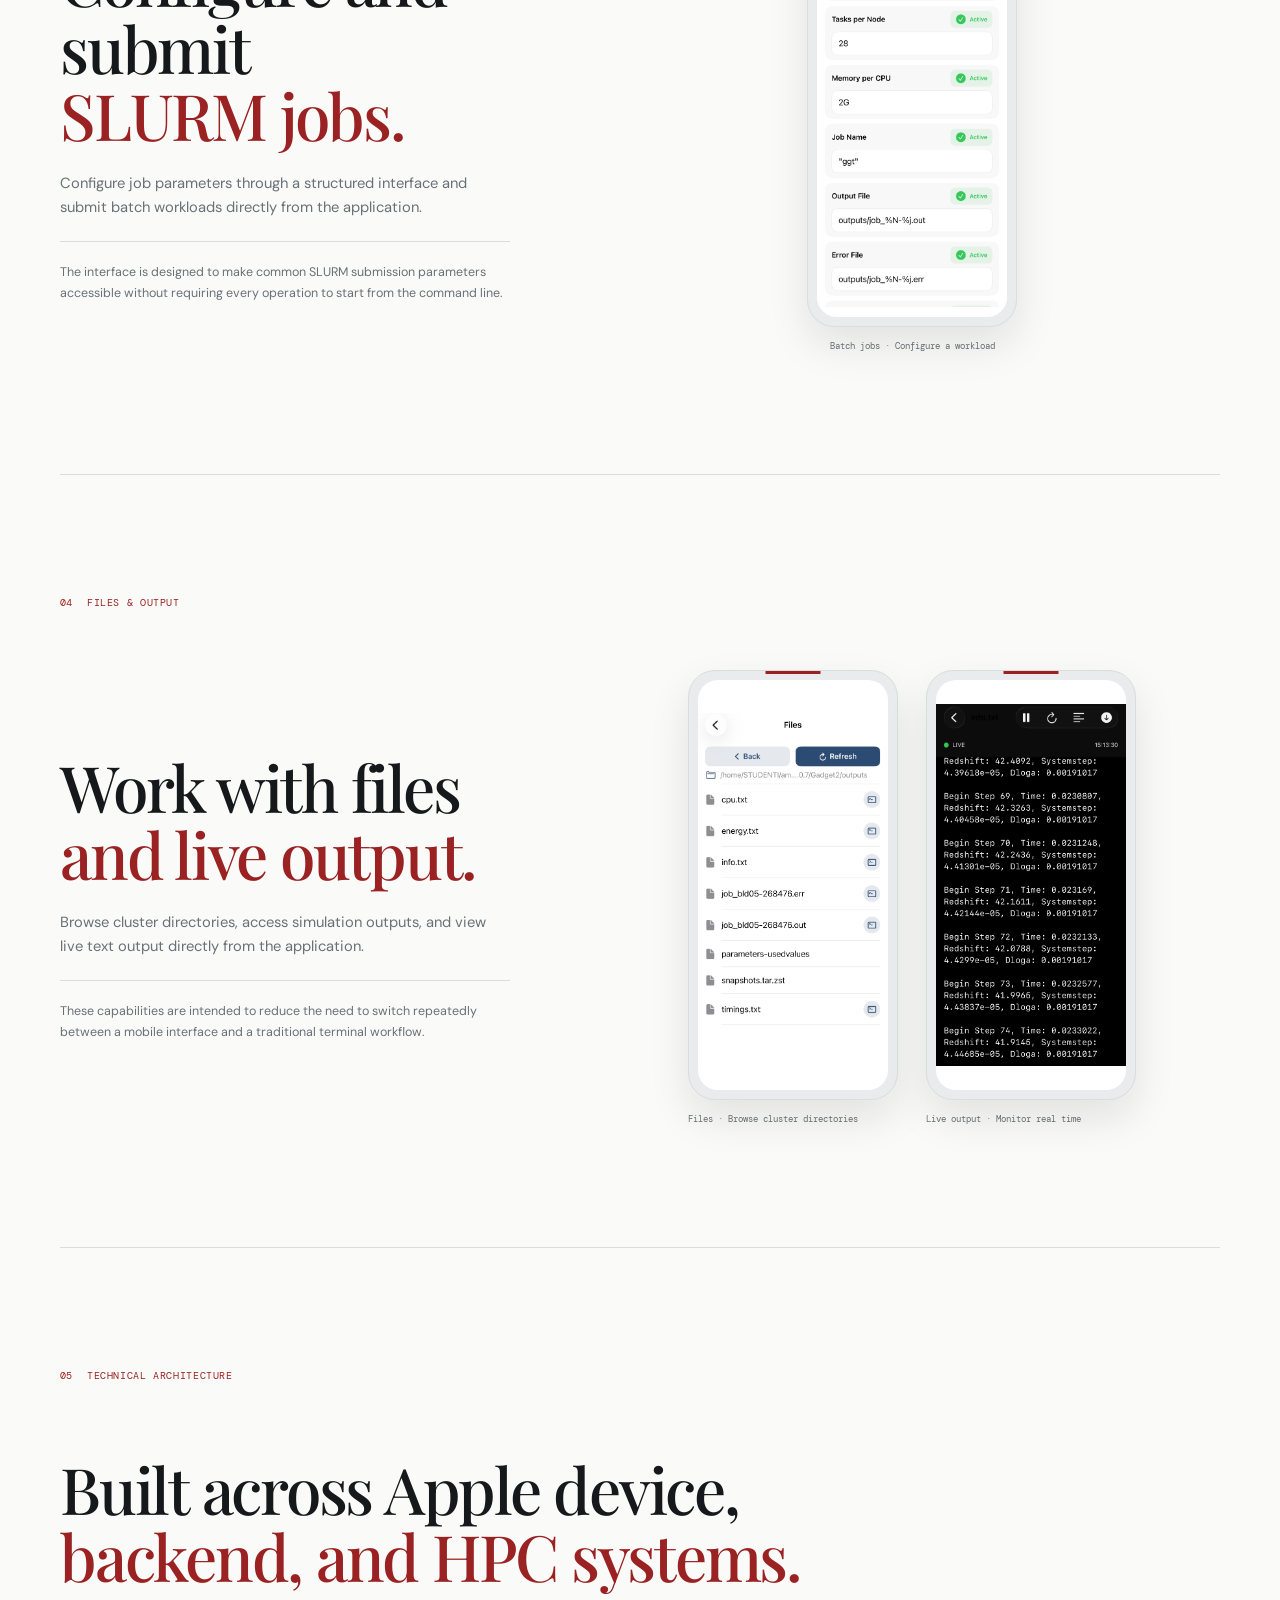
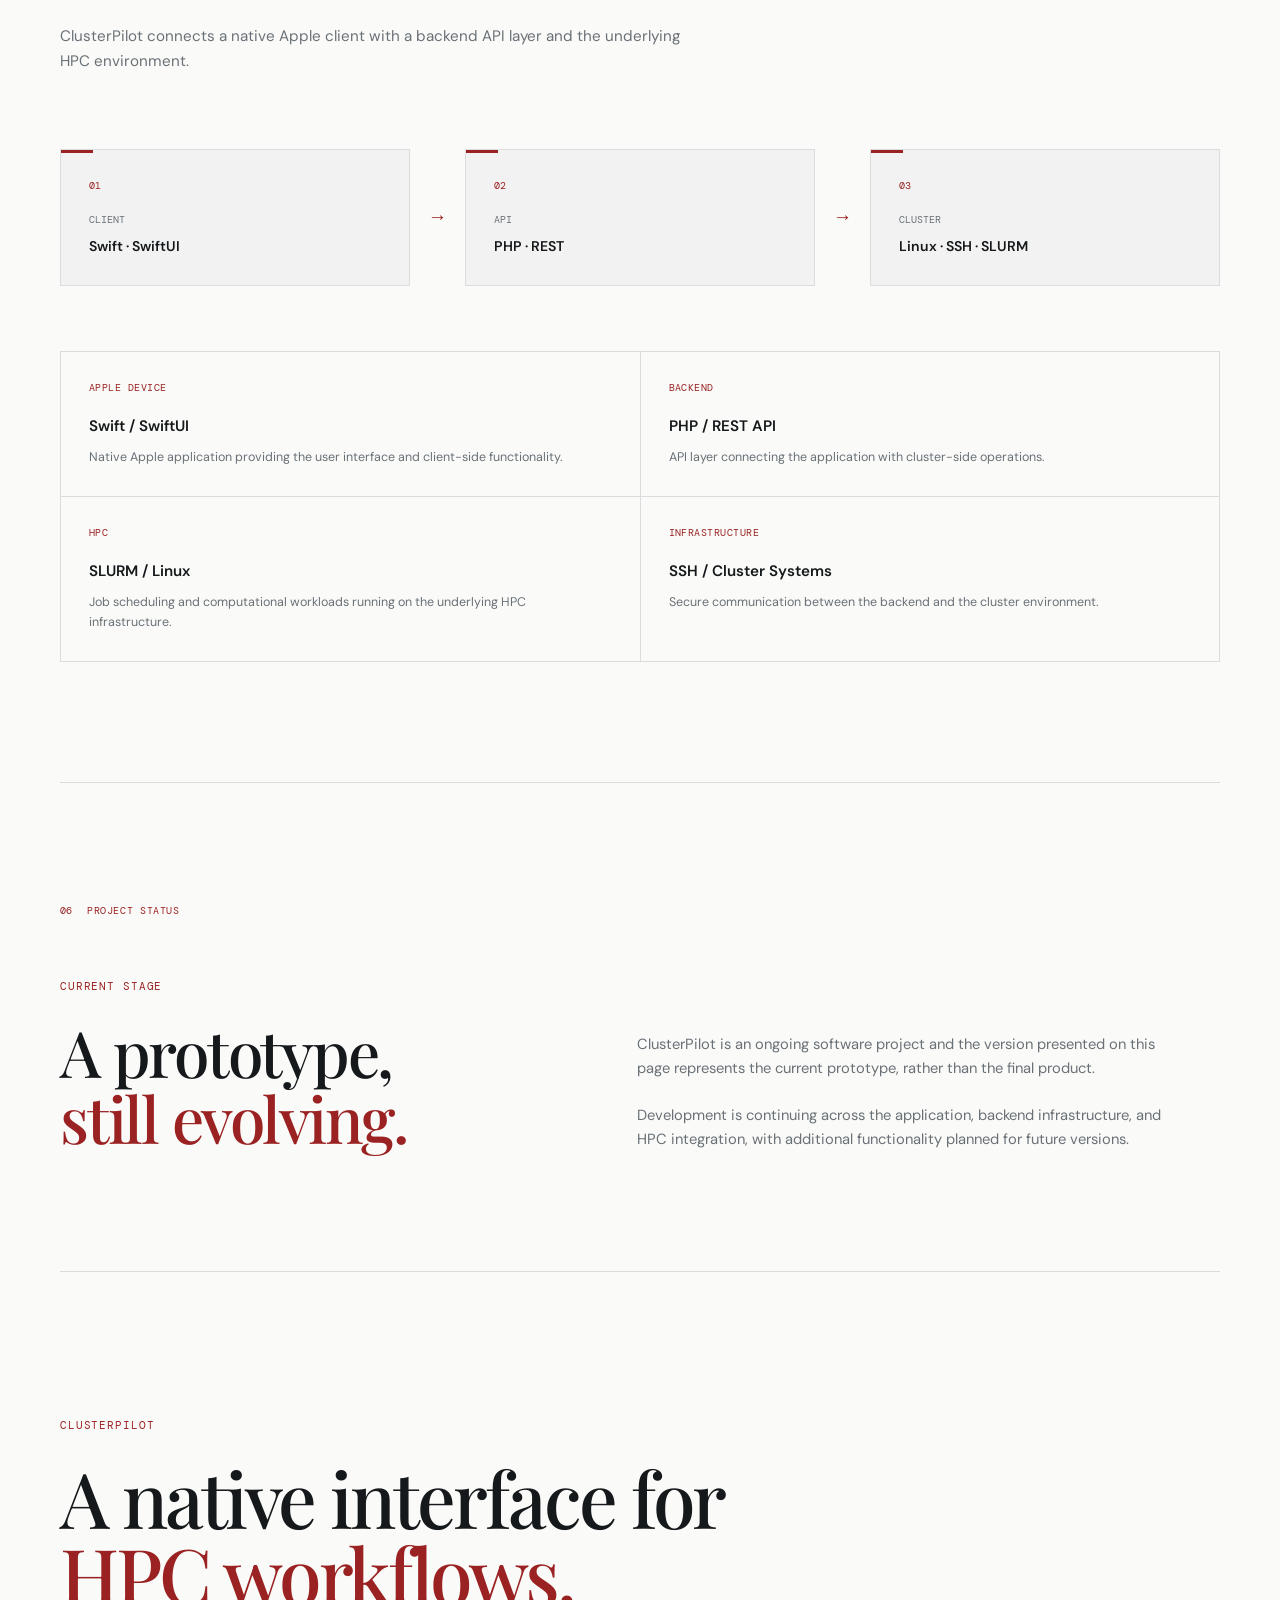
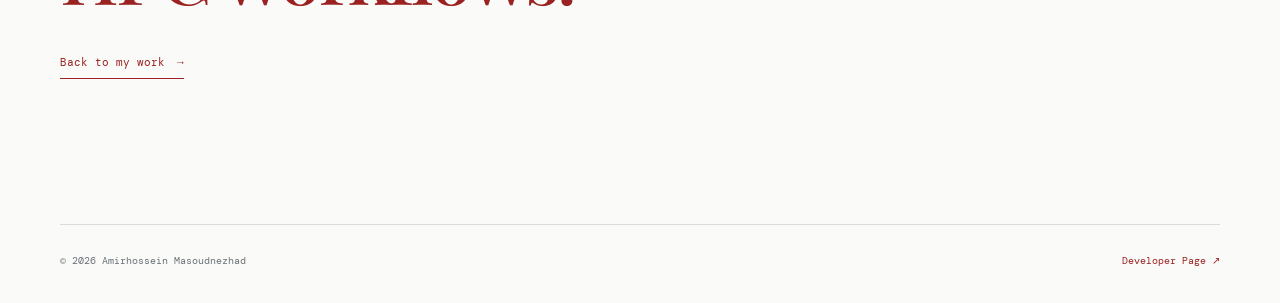
<file: dev/cp/index.html>
<!doctype html>
<html lang="en">
  <head>
    <meta charset="UTF-8" />
    <meta name="viewport" content="width=device-width, initial-scale=1.0" />

    <meta
      name="description"
      content="ClusterPilot — an in-development HPC cluster management application for Apple devices."
    />

    <title>ClusterPilot — Amirhossein Masoudnezhad</title>

    <link rel="preconnect" href="https://fonts.googleapis.com" />
    <link rel="preconnect" href="https://fonts.gstatic.com" crossorigin />

    <link
      href="https://fonts.googleapis.com/css2?family=DM+Mono:wght@400;500&family=DM+Sans:wght@400;500;600&family=Playfair+Display:wght@500;600&display=swap"
      rel="stylesheet"
    />

    <link rel="stylesheet" href="style.css" />
    <link rel="icon" type="image/png" href="images/icon.PNG" />
  </head>

  <body>
    <!-- NAVIGATION -->
    <header>
      <nav class="container nav">
        <a href="/dev/" class="back-link"> ← AMIRHOSSEIN MASOUDNEZHAD </a>

        <div class="nav-links">
          <a href="#overview">Overview</a>
          <a href="#features">Features</a>
          <a href="#architecture">Architecture</a>
        </div>
      </nav>
    </header>

    <main>
      <!-- HERO -->
      <section class="hero container">
        <div class="hero-grid">
          <div class="hero-content">
            <p class="eyebrow">APPLE PLATFORMS · HPC</p>

            <h1>Cluster<span>Pilot</span></h1>

            <h2>HPC cluster management across Apple devices.</h2>

            <p class="hero-description">
              An application for managing HPC clusters, bringing job monitoring,
              job submission, file management, terminal access, and other
              cluster workflows into a native Apple interface.
            </p>

            <div class="tags">
              <span>Swift</span>
              <span>SwiftUI</span>
              <span>SLURM</span>
              <span>REST API</span>
              <span>PHP</span>
              <span>Linux</span>
            </div>

            <div class="development-note">
              <span class="status-dot"></span>

              <div>
                <strong>IN DEVELOPMENT</strong>

                <p>
                  ClusterPilot is currently an evolving prototype. The interface
                  and functionality shown here represent the current development
                  stage, with additional features and improvements planned for
                  the final version.
                </p>
              </div>
            </div>
          </div>

          <div class="hero-visual">
            <div class="hero-visual-image">
              <img
                src="images/mobile-cluster.PNG"
                alt="Mobile device connected to an HPC cluster"
              />
            </div>
          </div>
        </div>
      </section>

      <!-- OVERVIEW -->
      <section id="overview" class="feature-section container">
        <div class="section-label">
          <span>01</span>
          <p>OVERVIEW</p>
        </div>

        <div class="feature-heading">
          <h2>
            HPC workflows,<br />
            <span>in one interface.</span>
          </h2>

          <p>
            ClusterPilot is being developed as a native interface for working
            with HPC clusters from Apple devices. The current prototype focuses
            on common workflows such as monitoring jobs, managing files,
            configuring submissions, and accessing cluster output.
          </p>
        </div>

        <div class="capability-grid">
          <article>
            <span class="capability-number">01</span>

            <h3>Jobs</h3>

            <p>
              Monitor running and pending SLURM jobs, inspect job details, and
              manage submitted workloads.
            </p>
          </article>

          <article>
            <span class="capability-number">02</span>

            <h3>Submit Jobs</h3>

            <p>
              Configure job parameters and submit batch workloads directly from
              the application.
            </p>
          </article>

          <article>
            <span class="capability-number">03</span>

            <h3>Files</h3>

            <p>
              Browse directories and access files stored on the HPC cluster.
            </p>
          </article>

          <article>
            <span class="capability-number">04</span>

            <h3>Terminal</h3>

            <p>
              Access command-line functionality and monitor text output directly
              from the application.
            </p>
          </article>
        </div>
      </section>

      <!-- JOB MANAGEMENT -->
      <section id="features" class="feature-section container">
        <div class="section-label">
          <span>02</span>
          <p>JOB MANAGEMENT</p>
        </div>

        <!-- MAIN JOB MANAGEMENT -->
        <div class="feature-row">
          <div class="feature-copy">
            <h2>
              Monitor and control<br />
              <span>cluster jobs.</span>
            </h2>

            <p>
              View running and pending SLURM jobs, track job IDs and runtime,
              switch between all jobs and your own jobs, and manage submitted
              workloads.
            </p>

            <p class="feature-detail">
              The current prototype includes separate views for all available
              jobs and jobs associated with the user, with direct controls for
              submitted workloads.
            </p>
          </div>

          <div class="phone-group">
            <div class="phone-item">
              <div class="phone-frame">
                <img src="images/jobs.PNG" alt="ClusterPilot Jobs interface" />
              </div>

              <p class="screenshot-caption">Jobs · Monitor cluster workloads</p>
            </div>

            <div class="phone-item">
              <div class="phone-frame">
                <img
                  src="images/my-jobs.PNG"
                  alt="ClusterPilot My Jobs interface"
                />
              </div>

              <p class="screenshot-caption">
                My Jobs · Track submitted workloads
              </p>
            </div>
          </div>
        </div>

        <!-- JOB CONTROL WITHIN THE SAME SECTION -->
        <div class="job-control">
          <div class="job-control-phone">
            <div class="phone-frame">
              <img
                src="images/cancel-job.PNG"
                alt="ClusterPilot job cancellation interface"
              />
            </div>

            <p class="screenshot-caption">
              Job control · Cancel submitted workloads
            </p>
          </div>

          <div class="job-control-copy">
            <p class="mini-label">JOB CONTROL</p>

            <h3>
              Take action<br />
              <span>when needed.</span>
            </h3>

            <p>
              Submitted workloads can be managed directly from the job
              interface, including cancelling a job without leaving
              ClusterPilot.
            </p>
          </div>
        </div>
      </section>

      <!-- BATCH JOBS -->
      <section class="feature-section container">
        <div class="section-label">
          <span>03</span>
          <p>BATCH JOBS</p>
        </div>

        <div class="feature-row">
          <div class="feature-copy">
            <h2>
              Configure and submit<br />
              <span>SLURM jobs.</span>
            </h2>

            <p>
              Configure job parameters through a structured interface and submit
              batch workloads directly from the application.
            </p>

            <p class="feature-detail">
              The interface is designed to make common SLURM submission
              parameters accessible without requiring every operation to start
              from the command line.
            </p>
          </div>

          <div class="phone-single">
            <div class="phone-frame">
              <img
                src="images/job-batch.PNG"
                alt="ClusterPilot batch job configuration interface"
              />
            </div>

            <p class="screenshot-caption">Batch jobs · Configure a workload</p>
          </div>
        </div>
      </section>

      <!-- FILES & OUTPUT -->
      <section class="feature-section container">
        <div class="section-label">
          <span>04</span>
          <p>FILES & OUTPUT</p>
        </div>

        <div class="feature-row">
          <div class="feature-copy">
            <h2>
              Work with files<br />
              <span>and live output.</span>
            </h2>

            <p>
              Browse cluster directories, access simulation outputs, and view
              live text output directly from the application.
            </p>

            <p class="feature-detail">
              These capabilities are intended to reduce the need to switch
              repeatedly between a mobile interface and a traditional terminal
              workflow.
            </p>
          </div>

          <div class="phone-group">
            <div class="phone-item">
              <div class="phone-frame">
                <img src="images/files.PNG" alt="ClusterPilot file browser" />
              </div>

              <p class="screenshot-caption">
                Files · Browse cluster directories
              </p>
            </div>

            <div class="phone-item">
              <div class="phone-frame">
                <img
                  src="images/live-output.PNG"
                  alt="ClusterPilot live output interface"
                />
              </div>

              <p class="screenshot-caption">Live output · Monitor real time</p>
            </div>
          </div>
        </div>
      </section>

      <!-- ARCHITECTURE -->
      <section id="architecture" class="feature-section container">
        <div class="section-label">
          <span>05</span>
          <p>TECHNICAL ARCHITECTURE</p>
        </div>

        <div class="feature-heading">
          <h2>
            Built across Apple device,<br />
            <span>backend, and HPC systems.</span>
          </h2>

          <p>
            ClusterPilot connects a native Apple client with a backend API layer
            and the underlying HPC environment.
          </p>
        </div>

        <!-- ARCHITECTURE FLOW -->
        <div class="architecture-flow">
          <div class="architecture-node">
            <span class="architecture-number">01</span>

            <p class="architecture-label">CLIENT</p>

            <h3>Swift · SwiftUI</h3>
          </div>

          <div class="architecture-arrow">→</div>

          <div class="architecture-node">
            <span class="architecture-number">02</span>

            <p class="architecture-label">API</p>

            <h3>PHP · REST</h3>
          </div>

          <div class="architecture-arrow">→</div>

          <div class="architecture-node">
            <span class="architecture-number">03</span>

            <p class="architecture-label">CLUSTER</p>

            <h3>Linux · SSH · SLURM</h3>
          </div>
        </div>

        <!-- ARCHITECTURE DETAILS -->
        <div class="architecture-grid">
          <article>
            <p class="mini-label">APPLE DEVICE</p>

            <h3>Swift / SwiftUI</h3>

            <p>
              Native Apple application providing the user interface and
              client-side functionality.
            </p>
          </article>

          <article>
            <p class="mini-label">BACKEND</p>

            <h3>PHP / REST API</h3>

            <p>
              API layer connecting the application with cluster-side operations.
            </p>
          </article>

          <article>
            <p class="mini-label">HPC</p>

            <h3>SLURM / Linux</h3>

            <p>
              Job scheduling and computational workloads running on the
              underlying HPC infrastructure.
            </p>
          </article>

          <article>
            <p class="mini-label">INFRASTRUCTURE</p>

            <h3>SSH / Cluster Systems</h3>

            <p>
              Secure communication between the backend and the cluster
              environment.
            </p>
          </article>
        </div>
      </section>

      <!-- DEVELOPMENT STATUS -->
      <section class="development-section container">
        <div class="section-label">
          <span>06</span>
          <p>PROJECT STATUS</p>
        </div>

        <div class="development-grid">
          <div>
            <p class="eyebrow">CURRENT STAGE</p>

            <h2>
              A prototype,<br />
              <span>still evolving.</span>
            </h2>
          </div>

          <div class="development-copy">
            <p>
              ClusterPilot is an ongoing software project and the version
              presented on this page represents the current prototype, rather
              than the final product.
            </p>

            <p>
              Development is continuing across the application, backend
              infrastructure, and HPC integration, with additional functionality
              planned for future versions.
            </p>
          </div>
        </div>
      </section>

      <!-- FINAL CTA -->
      <section class="final-section container">
        <p class="eyebrow">CLUSTERPILOT</p>

        <h2>
          A native interface for<br />
          <span>HPC workflows.</span>
        </h2>

        <a href="/dev/" class="final-link"> Back to my work <span>→</span> </a>
      </section>
    </main>

    <!-- FOOTER -->
    <footer class="container footer">
      <span> © 2026 Amirhossein Masoudnezhad </span>

      <a target="_blank" href="/dev/"> Developer Page ↗ </a>
    </footer>
  </body>
</html>
</file>
<file: style.css>
@import url("https://fonts.googleapis.com/css2?family=DM+Sans:wght@400;500;600&family=DM+Mono:wght@400;500&family=Playfair+Display:ital,wght@0,500;1,500&display=swap");

:root {
  --background: #fafaf8;
  --surface: #f1f2f0;
  --text: #202124;
  --muted: #6d6e70;
  --line: #deded9;
  --accent: #9a2222;

  --max-width: 1120px;
}

* {
  box-sizing: border-box;
}

html {
  scroll-behavior: smooth;
}

body {
  margin: 0;

  background: var(--background);
  color: var(--text);

  font-family: "DM Sans", sans-serif;

  line-height: 1.7;
}

a {
  color: inherit;
  text-decoration: none;
}

.container {
  width: min(var(--max-width), calc(100% - 48px));

  margin: 0 auto;
}

/* ==================================================
   NAVIGATION
================================================== */

header {
  position: sticky;

  top: 0;
  z-index: 100;

  background: rgba(250, 250, 248, 0.92);

  backdrop-filter: blur(10px);

  border-bottom: 1px solid var(--line);
}

.nav {
  height: 70px;

  display: flex;

  align-items: center;

  justify-content: space-between;
}

.name {
  font-family: "DM Mono", monospace;

  font-size: 12px;

  letter-spacing: 0.02em;

  color: var(--accent);
}

.nav-links {
  display: flex;

  gap: 27px;
}

.nav-links a {
  font-family: "DM Mono", monospace;

  font-size: 11px;

  color: var(--muted);

  transition: color 0.2s ease;
}

.nav-links a:hover {
  color: var(--accent);
}

/* ==================================================
   HERO
================================================== */

.hero {
  min-height: 720px;

  display: grid;

  grid-template-columns: minmax(0, 1fr) 360px;

  gap: 90px;

  align-items: center;

  padding: 95px 0 125px;
}

.hero-content {
  max-width: 820px;
}

.eyebrow,
.section-title span,
.project-meta {
  font-family: "DM Mono", monospace;

  font-size: 10px;

  letter-spacing: 0.12em;

  color: var(--accent);
}

.eyebrow {
  margin: 0 0 25px;
}

h1 {
  font-family: "Playfair Display", serif;

  font-size: clamp(58px, 8vw, 108px);

  line-height: 0.94;

  letter-spacing: -0.055em;

  font-weight: 500;

  margin: 0;
}

h1 span {
  color: var(--accent);
}

.intro {
  max-width: 690px;

  margin: 38px 0 0;

  color: var(--muted);

  font-size: 18px;

  line-height: 1.65;
}

.hero-meta {
  display: flex;

  gap: 22px;

  margin-top: 27px;

  font-family: "DM Mono", monospace;

  font-size: 10px;

  color: var(--muted);
}

.hero-meta span + span::before {
  content: "·";

  margin-right: 22px;

  color: var(--line);
}

.links {
  display: flex;

  gap: 27px;

  margin-top: 34px;
}

.links a {
  font-size: 12px;

  border-bottom: 1px solid var(--text);

  padding-bottom: 3px;

  transition:
    color 0.2s ease,
    border-color 0.2s ease;
}

.links a:hover {
  color: var(--accent);

  border-color: var(--accent);
}

/* ==================================================
   HERO PHOTO
================================================== */

.hero-photo {
  position: relative;
}

.hero-photo::after {
  content: "";
  position: absolute;
  inset: 0;

  background: rgba(250, 250, 248, 0.2);

  pointer-events: none;
}

.hero-photo::before {
  content: "";

  position: absolute;

  top: 20px;
  right: -20px;

  width: 100%;
  height: 100%;

  border: 1px solid var(--line);

  z-index: -1;
}

.hero-photo img {
  display: block;

  width: 100%;

  aspect-ratio: 4 / 5;

  object-fit: cover;

  filter: grayscale(8%);
}

.photo-caption {
  display: flex;

  justify-content: space-between;

  margin-top: 10px;

  font-family: "DM Mono", monospace;

  font-size: 8px;

  letter-spacing: 0.08em;

  color: var(--muted);
}

/* ==================================================
   SECTIONS
================================================== */

.section {
  padding: 110px 0;

  border-top: 1px solid var(--line);
}

.section-title {
  display: grid;

  grid-template-columns: 60px 1fr;

  align-items: baseline;

  margin-bottom: 65px;
}

.section-title span {
  padding-top: 4px;
}

.section-title h2 {
  margin: 0;

  font-family: "Playfair Display", serif;

  font-size: clamp(40px, 5vw, 62px);

  line-height: 1;

  letter-spacing: -0.045em;

  font-weight: 500;
}

/* ==================================================
   ABOUT
================================================== */

.about-grid {
  display: grid;

  grid-template-columns: 0.9fr 1.1fr;

  gap: 100px;
}

.large {
  margin: 0;

  font-family: "Playfair Display", serif;

  font-size: 30px;

  line-height: 1.35;
}

.section-body p {
  margin: 0 0 24px;

  color: var(--muted);

  font-size: 14px;
}

.section-body p:last-child {
  margin-bottom: 0;
}

/* ==================================================
   RESEARCH
================================================== */

.research-grid {
  display: grid;

  grid-template-columns: 1fr 1fr;
}

.research-grid article {
  padding: 35px 40px 40px 0;

  border-bottom: 1px solid var(--line);
}

.research-grid article:nth-child(even) {
  padding-left: 40px;

  border-left: 1px solid var(--line);
}

.number {
  font-family: "DM Mono", monospace;

  font-size: 10px;

  color: var(--accent);
}

h3 {
  font-size: 20px;

  line-height: 1.3;

  font-weight: 500;

  margin: 13px 0 10px;
}

.research-grid p,
.project p,
.skills p {
  color: var(--muted);

  font-size: 14px;

  max-width: 650px;
}

/* ==================================================
   PROJECTS
================================================== */

.projects {
  border-top: 1px solid var(--line);
}

.project {
  display: grid;

  grid-template-columns: 220px 1fr;

  gap: 45px;

  padding: 38px 0;

  border-bottom: 1px solid var(--line);
}

.project-meta {
  padding-top: 5px;
}

.project h3 {
  margin: 0 0 11px;

  font-size: 21px;
}

.project-tools {
  display: block;

  margin-top: 17px;

  font-family: "DM Mono", monospace;

  font-size: 9px;

  letter-spacing: 0.04em;

  color: var(--accent);
}

/* ==================================================
   PUBLICATIONS
================================================== */

.publications article {
  display: grid;

  grid-template-columns: 90px 1fr;

  gap: 35px;

  padding: 30px 0;

  border-bottom: 1px solid var(--line);
}

.publications article > span {
  font-family: "DM Mono", monospace;

  font-size: 10px;

  color: var(--accent);
}

.publications h3 {
  max-width: 820px;

  margin: 0;

  font-size: 18px;

  line-height: 1.5;
}

.publications p {
  margin: 8px 0 0;

  color: var(--muted);

  font-size: 12px;
}

/* ==================================================
   EDUCATION
================================================== */

.education {
  max-width: 930px;
}

.education-item {
  display: grid;

  grid-template-columns: 150px 1fr;

  gap: 40px;

  padding: 30px 0;

  border-bottom: 1px solid var(--line);
}

.education-item > span {
  padding-top: 5px;

  font-family: "DM Mono", monospace;

  font-size: 10px;

  color: var(--accent);
}

.education-item h3 {
  margin: 0;
}

.education-item p {
  margin: 5px 0;

  color: var(--muted);
}

.education-item small {
  color: var(--muted);

  font-size: 11px;
}

/* ==================================================
   SCIENTIFIC SOFTWARE
================================================== */

.software-feature {
  display: grid;

  grid-template-columns: 0.85fr 1.15fr;

  gap: 80px;

  align-items: center;

  padding: 45px 0;

  border-top: 1px solid var(--line);
  border-bottom: 1px solid var(--line);
}

.software-info {
  max-width: 560px;
}

.software-info h3 {
  margin: 10px 0 22px;

  font-family: "Playfair Display", serif;

  font-size: 48px;

  line-height: 1;

  font-weight: 500;
}

.software-info > p:not(.project-meta) {
  margin: 8px 0 0 0;

  color: var(--muted);

  font-size: 14px;

  line-height: 1.7;
}

.software-info a {
  display: inline-block;

  margin-top: 24px;

  padding-bottom: 3px;

  border-bottom: 1px solid var(--text);

  font-size: 12px;
}

.software-info a:hover {
  color: var(--accent);

  border-color: var(--accent);
}

/* CLUSTERPILOT IMAGE */

.software-visual {
  display: flex;

  align-items: center;
  justify-content: flex-end;

  min-width: 0;
}

.software-visual img {
  display: block;

  width: 100%;
  max-width: 560px;

  height: auto;
}

.software-description p {
  margin: 0;

  color: var(--muted);

  font-size: 14px;
}

.software-description a {
  display: inline-block;

  margin-top: 22px;

  padding-bottom: 3px;

  border-bottom: 1px solid var(--text);

  font-size: 12px;
}

.software-description a:hover {
  color: var(--accent);

  border-color: var(--accent);
}

.software-feature h3 {
  margin: 10px 0 0;

  font-family: "Playfair Display", serif;

  font-size: 42px;

  font-weight: 500;
}

.software-feature p {
  margin: 0;

  color: var(--muted);

  font-size: 14px;
}

.software-feature a {
  display: inline-block;

  margin-top: 22px;

  padding-bottom: 3px;

  border-bottom: 1px solid var(--text);

  font-size: 12px;
}

.software-feature a:hover {
  color: var(--accent);

  border-color: var(--accent);
}

.section-link {
  display: inline-block;

  margin-top: 14px;

  font-family: "DM Mono", monospace;
  font-size: 10px;
  letter-spacing: 0.04em;

  color: var(--accent);

  border-bottom: 1px solid transparent;

  transition: border-color 0.2s ease;
}

.section-link:hover {
  border-color: var(--accent);
}

/* ==================================================
   SKILLS
================================================== */

.skills {
  display: grid;

  grid-template-columns: 1fr 1fr;

  gap: 0 70px;
}

.skills > div {
  padding: 25px 0;

  border-top: 1px solid var(--line);
}

.skills h3 {
  margin: 0 0 8px;
}

.skills p {
  margin: 0;
}

/* ==================================================
   HONORS
================================================== */

.honors {
  max-width: 900px;
}

.honor-item {
  display: grid;

  grid-template-columns: 50px 1fr;

  gap: 25px;

  padding: 18px 0;

  border-bottom: 1px solid var(--line);
}

.honor-item span {
  font-family: "DM Mono", monospace;

  font-size: 10px;

  color: var(--accent);

  padding-top: 4px;
}

.honor-item p {
  margin: 0;

  color: var(--muted);

  font-size: 14px;
}

/* ==================================================
   CONTACT
================================================== */

.contact {
  padding-top: 150px;

  padding-bottom: 150px;

  text-align: center;
}

.contact h2 {
  font-family: "Playfair Display", serif;

  font-weight: 500;

  font-size: clamp(42px, 6vw, 70px);

  line-height: 1.1;

  letter-spacing: -0.04em;

  margin: 25px 0 35px;
}

.email {
  display: inline-block;

  font-size: clamp(17px, 2.5vw, 25px);

  border-bottom: 1px solid var(--accent);

  color: var(--accent);
}

.contact-links {
  display: flex;

  justify-content: center;

  gap: 30px;

  margin-top: 30px;

  font-family: "DM Mono", monospace;

  font-size: 10px;

  color: var(--muted);
}

.contact-links a:hover {
  color: var(--accent);
}

/* ==================================================
   FOOTER
================================================== */

footer {
  border-top: 1px solid var(--line);

  padding: 25px 0 35px;

  display: flex;

  justify-content: space-between;

  color: #888;

  font-family: "DM Mono", monospace;

  font-size: 9px;
}

/* ==================================================
   MOBILE
================================================== */

@media (max-width: 850px) {
  .container {
    width: min(var(--max-width), calc(100% - 36px));
  }

  .nav-links {
    display: none;
  }

  .hero {
    min-height: auto;

    grid-template-columns: 1fr;

    gap: 60px;

    padding: 75px 0 90px;
  }

  .hero-photo {
    width: min(100%, 420px);

    justify-self: start;
  }

  h1 {
    font-size: clamp(52px, 14vw, 82px);
  }

  .intro {
    font-size: 17px;
  }

  .section {
    padding: 80px 0;
  }

  .section-title {
    grid-template-columns: 45px 1fr;

    margin-bottom: 45px;
  }

  .about-grid {
    grid-template-columns: 1fr;

    gap: 30px;
  }

  .research-grid,
  .skills {
    grid-template-columns: 1fr;

    gap: 0;
  }

  .research-grid article,
  .research-grid article:nth-child(even) {
    padding: 28px 0;

    border-left: none;
  }

  .project {
    grid-template-columns: 1fr;

    gap: 10px;

    padding: 30px 0;
  }

  .publications article {
    grid-template-columns: 55px 1fr;

    gap: 15px;
  }

  .education-item {
    grid-template-columns: 1fr;

    gap: 8px;
  }

  .software-feature {
    grid-template-columns: 1fr;

    gap: 40px;
  }

  .software-info {
    max-width: 650px;
  }

  .software-visual {
    justify-content: flex-start;
  }

  .software-visual img {
    max-width: 600px;
  }

  .software-feature h3 {
    font-size: 36px;
  }

  footer {
    flex-direction: column;
    gap: 10px;
  }

  .footer-links {
    flex-direction: column;
    align-items: flex-start;
    gap: 6px;
  }
}

.footer-links {
  display: flex;
  align-items: center;
  gap: 25px;
}

.footer-links a {
  color: var(--accent);
}

.footer-links a:hover {
  text-decoration: underline;
}
</file>
<file: dev/style.css>
@import url("https://fonts.googleapis.com/css2?family=DM+Mono:wght@400;500&family=DM+Sans:wght@400;500;600;700&family=Playfair+Display:wght@500;600&display=swap");

:root {
  --bg: #fafaf8;
  --surface: #f2f3f1;
  --text: #16191b;
  --muted: #697177;
  --line: #d9ddde;
  --accent: #315f72;
  --terminal: #151b1e;
  --terminal-text: #d7dee1;
  --max-width: 1160px;
}

* {
  box-sizing: border-box;
}

html {
  scroll-behavior: smooth;
}

body {
  margin: 0;
  background: var(--bg);
  color: var(--text);
  font-family: "DM Sans", sans-serif;
  line-height: 1.6;
}

a {
  color: inherit;
  text-decoration: none;
}

.container {
  width: min(calc(100% - 64px), var(--max-width));
  margin: 0 auto;
}

/* --------------------------------------------------
   NAVIGATION
-------------------------------------------------- */

header {
  position: sticky;
  top: 0;
  z-index: 1000;
  background: var(--bg);
  border-bottom: 1px solid var(--line);
}

.nav {
  height: 76px;
  display: flex;
  align-items: center;
}

.name {
  font-family: "DM Mono", monospace;
  font-size: 0.78rem;
  font-weight: 500;
  color: var(--accent);
}

.nav-links {
  display: flex;
  gap: 30px;
  margin-left: auto;
}

.nav-links a {
  font-family: "DM Mono", monospace;
  font-size: 0.72rem;
  color: var(--muted);
  transition: color 0.2s ease;
}

.nav-links a:hover {
  color: var(--accent);
}

/* --------------------------------------------------
   HERO
-------------------------------------------------- */

.hero {
  min-height: 690px;
  display: flex;
  flex-direction: column;
  justify-content: center;
  padding-top: 70px;
  padding-bottom: 85px;
}

.hero-content {
  max-width: 900px;
}

.eyebrow,
.project-type,
.section-label p {
  font-family: "DM Mono", monospace;
  font-size: 0.68rem;
  letter-spacing: 0.13em;
  color: var(--accent);
  margin: 0;
}

.hero h1 {
  margin: 24px 0 28px;
  font-family: "Playfair Display", serif;
  font-size: clamp(4rem, 7.2vw, 6.7rem);
  line-height: 0.99;
  font-weight: 500;
  letter-spacing: -0.045em;
}

.hero h1 span {
  color: var(--accent);
}

.hero-intro {
  max-width: 620px;
  margin: 0;
  color: var(--muted);
  font-size: 1.08rem;
  line-height: 1.7;
}

.hero-links {
  display: flex;
  align-items: center;
  gap: 28px;
  margin-top: 40px;
}

.button {
  display: inline-flex;
  align-items: center;
  justify-content: center;
  min-height: 48px;
  padding: 0 22px;
  border: 1px solid var(--accent);
  font-family: "DM Mono", monospace;
  font-size: 0.72rem;
  transition:
    background 0.2s ease,
    color 0.2s ease,
    transform 0.2s ease;
}

.button span {
  margin-left: 8px;
}

.button:hover {
  transform: translateY(-2px);
}

.button.primary {
  background: var(--accent);
  color: white;
}

.button.primary:hover {
  background: var(--text);
  border-color: var(--text);
}

.button.secondary {
  border-color: var(--line);
}

.button.secondary:hover {
  border-color: var(--accent);
  color: var(--accent);
}

.text-link {
  font-family: "DM Mono", monospace;
  font-size: 0.72rem;
  color: var(--muted);
  border-bottom: 1px solid var(--line);
  padding-bottom: 4px;
}

.text-link:hover {
  color: var(--accent);
  border-color: var(--accent);
}

.hero-meta {
  display: flex;
  gap: 70px;
  margin-top: auto;
  padding-top: 50px;
  border-top: 1px solid var(--line);
}

.hero-meta div {
  display: flex;
  flex-direction: column;
  gap: 5px;
}

.hero-meta span {
  font-family: "DM Mono", monospace;
  font-size: 0.62rem;
  color: var(--muted);
  text-transform: uppercase;
  letter-spacing: 0.08em;
}

.hero-meta strong {
  font-size: 0.85rem;
  font-weight: 500;
}

/* --------------------------------------------------
   SECTIONS
-------------------------------------------------- */

.section,
.featured {
  padding-top: 115px;
}

.section-label {
  display: flex;
  align-items: center;
  gap: 18px;
  margin-bottom: 42px;
}

.section-label span {
  font-family: "DM Mono", monospace;
  font-size: 0.65rem;
  color: var(--muted);
}

.section-label p {
  margin: 0;
}

/* --------------------------------------------------
   FEATURED PROJECT
-------------------------------------------------- */

.featured-card {
  display: grid;
  grid-template-columns: 1fr 0.9fr;
  min-height: 520px;
  background: var(--surface);
  border: 1px solid var(--line);
}

.featured-content {
  padding: 65px;
  display: flex;
  flex-direction: column;
  align-items: flex-start;
}

.featured-content h2 {
  margin: 14px 0 8px;
  font-family: "Playfair Display", serif;
  font-size: 4rem;
  line-height: 1;
  font-weight: 500;
  letter-spacing: -0.04em;
}

.featured-content h3 {
  margin: 0 0 24px;
  font-size: 1.15rem;
  font-weight: 500;
}

.featured-content > p:not(.project-type) {
  max-width: 500px;
  color: var(--muted);
  font-size: 0.95rem;
}

.tags {
  display: flex;
  flex-wrap: wrap;
  gap: 7px;
  margin-top: 18px;
}

.tags span {
  padding: 5px 9px;
  border: 1px solid var(--line);
  background: var(--bg);
  font-family: "DM Mono", monospace;
  font-size: 0.62rem;
  color: var(--muted);
}

.project-link {
  margin-top: auto;
  padding-top: 35px;
  color: var(--accent);
  font-family: "DM Mono", monospace;
  font-size: 0.72rem;
  border-bottom: 1px solid var(--accent);
  padding-bottom: 5px;
}

.featured-visual {
  display: flex;
  align-items: center;
  justify-content: center;
  padding: 45px;
  background: #e9ebea;
}

.terminal {
  width: 100%;
  max-width: 460px;
  overflow: hidden;
  background: var(--terminal);
  border-radius: 8px;
  box-shadow: 0 25px 60px rgba(20, 30, 35, 0.16);
}

.terminal-bar {
  height: 38px;
  display: flex;
  align-items: center;
  gap: 6px;
  padding: 0 14px;
  background: #20272a;
}

.terminal-bar span {
  width: 8px;
  height: 8px;
  border-radius: 50%;
  background: #667075;
}

.terminal-body {
  padding: 28px;
  min-height: 300px;
  font-family: "DM Mono", monospace;
  font-size: 0.72rem;
  line-height: 2.1;
  color: var(--terminal-text);
}

.terminal-line {
  white-space: nowrap;
}

.terminal-line.muted {
  color: #6f7b80;
}

.green {
  color: #7fb48b;
}

.blue {
  color: #82aabb;
}

/* --------------------------------------------------
   SELECTED WORK
-------------------------------------------------- */

.work-grid {
  display: grid;
  grid-template-columns: 1fr 1fr;
  border-top: 1px solid var(--line);
  border-left: 1px solid var(--line);
}

.work-card {
  position: relative;
  min-height: 390px;
  padding: 42px;
  border-right: 1px solid var(--line);
  border-bottom: 1px solid var(--line);
}

.work-number {
  margin-bottom: 55px;
  font-family: "DM Mono", monospace;
  font-size: 0.7rem;
  color: var(--muted);
}

.work-card h2 {
  margin: 10px 0 16px;
  font-family: "Playfair Display", serif;
  font-size: 2.4rem;
  font-weight: 500;
  letter-spacing: -0.025em;
}

.work-card > p:not(.project-type) {
  max-width: 500px;
  color: var(--muted);
  font-size: 0.9rem;
}

.card-footer {
  position: absolute;
  bottom: 36px;
  left: 42px;
  font-family: "DM Mono", monospace;
  font-size: 0.62rem;
  color: var(--accent);
}

/* --------------------------------------------------
   SKILLS
-------------------------------------------------- */

.skills-grid {
  display: grid;
  grid-template-columns: repeat(4, 1fr);
  border-top: 1px solid var(--line);
  border-bottom: 1px solid var(--line);
}

.skill-group {
  min-height: 220px;
  padding: 32px 30px;
  border-right: 1px solid var(--line);
}

.skill-group:first-child {
  padding-left: 0;
}

.skill-group:last-child {
  border-right: none;
  padding-right: 0;
}

.skill-group h3 {
  margin: 0 0 22px;
  font-family: "DM Mono", monospace;
  font-size: 0.7rem;
  font-weight: 500;
  text-transform: uppercase;
  letter-spacing: 0.08em;
  color: var(--accent);
}

.skill-group p {
  margin: 0;
  color: var(--muted);
  font-size: 0.88rem;
  line-height: 2;
}

/* --------------------------------------------------
   BACKGROUND
-------------------------------------------------- */

.background-grid {
  display: grid;
  grid-template-columns: 0.9fr 1.1fr;
  gap: 100px;
  padding-top: 10px;
  align-items: stretch;
}

.background-grid h2 {
  margin: 0;
  font-family: "Playfair Display", serif;
  font-size: 3.3rem;
  line-height: 1.08;
  font-weight: 500;
  letter-spacing: -0.035em;
}

.background-text > p {
  margin: 0 0 22px;
  color: var(--muted);
  font-size: 0.95rem;
}

.education-line {
  display: grid;
  grid-template-columns: 110px 1fr;
  column-gap: 20px;
  row-gap: 1px;
  padding: 18px 0;
  border-top: 1px solid var(--line);
}

.education-line span {
  grid-row: span 2;
  font-family: "DM Mono", monospace;
  font-size: 0.62rem;
  color: var(--muted);
}

.education-line strong {
  font-size: 0.88rem;
  font-weight: 600;
}

.education-line small {
  color: var(--muted);
  font-size: 0.78rem;
}

.background-left {
  position: relative;
  min-height: 0;

  display: flex;
  align-items: flex-start;

  overflow: hidden;

  background-image: url("images/profile.JPG");
  background-size: cover;
  background-position: center;
}

.background-left::before {
  content: "";
  position: absolute;
  inset: 0;
  background: linear-gradient(
    to bottom,
    rgba(250, 250, 248, 0.97) 0%,
    rgba(250, 250, 248, 0.92) 22%,
    rgba(250, 250, 248, 0.08) 55%,
    /* rgba(250, 250, 248, 0.25) 62%, */ /* rgba(250, 250, 248, 0.05) 78%, */
    rgba(250, 250, 248, 0) 100%
  );
  z-index: 1;
}

.background-left h2 {
  position: relative;
  z-index: 2;

  margin: 0;
  padding: 0 12px;

  font-family: "Playfair Display", serif;
  font-size: 2.8rem;
  line-height: 1.08;
  font-weight: 500;
  letter-spacing: -0.035em;
}

/* --------------------------------------------------
   CONTACT
-------------------------------------------------- */

.contact {
  margin-top: 150px;
  padding-top: 90px;
  padding-bottom: 110px;
  border-top: 1px solid var(--line);
}

.contact h2 {
  max-width: 700px;
  margin: 20px 0 16px;
  font-family: "Playfair Display", serif;
  font-size: clamp(3rem, 6vw, 5.2rem);
  line-height: 1;
  font-weight: 500;
  letter-spacing: -0.04em;
}

.contact > p:not(.eyebrow) {
  max-width: 520px;
  color: var(--muted);
}

.contact-links {
  display: flex;
  gap: 10px;
  margin-top: 35px;
}

/* --------------------------------------------------
   FOOTER
-------------------------------------------------- */

footer {
  display: flex;
  justify-content: space-between;
  padding-top: 22px;
  padding-bottom: 35px;
  border-top: 1px solid var(--line);
  font-family: "DM Mono", monospace;
  font-size: 0.62rem;
  color: var(--muted);
}

footer a:hover {
  color: var(--accent);
}

/* --------------------------------------------------
   RESPONSIVE
-------------------------------------------------- */

@media (max-width: 850px) {
  .container {
    width: min(calc(100% - 36px), var(--max-width));
  }

  .nav {
    gap: 20px;
  }

  .nav-links {
    gap: 18px;
  }

  .hero {
    min-height: 620px;
    padding-top: 60px;
  }

  .hero h1 {
    font-size: clamp(3.3rem, 14vw, 5.5rem);
  }

  .hero-meta {
    flex-direction: column;
    gap: 20px;
  }

  .featured-card {
    grid-template-columns: 1fr;
  }

  .featured-content {
    padding: 40px;
  }

  .featured-content h2 {
    font-size: 3.2rem;
  }

  .featured-visual {
    min-height: 360px;
  }

  .work-grid {
    grid-template-columns: 1fr;
  }

  .skills-grid {
    grid-template-columns: 1fr 1fr;
  }

  .background-grid {
    grid-template-columns: 1fr;
    gap: 50px;
  }
}

@media (max-width: 550px) {
  .container {
    width: min(calc(100% - 30px), var(--max-width));
  }

  .nav {
    height: 68px;
  }

  .name {
    font-size: 0.68rem;
  }

  .nav-links {
    gap: 12px;
  }

  .nav-links a {
    font-size: 0.62rem;
  }

  .hero {
    min-height: 600px;
  }

  .hero-links {
    flex-direction: column;
    align-items: flex-start;
  }

  .featured-content {
    padding: 30px;
  }

  .featured-visual {
    padding: 25px;
  }

  .work-card {
    min-height: 350px;
    padding: 30px;
  }

  .card-footer {
    left: 30px;
  }

  .skills-grid {
    grid-template-columns: 1fr;
  }

  .skill-group {
    min-height: auto;
  }

  .background-grid h2 {
    font-size: 2.6rem;
  }

  .contact-links {
    flex-direction: column;
    align-items: flex-start;
  }

  footer {
    flex-direction: column;
    gap: 8px;
  }
}

.education-details {
  display: flex;
  flex-direction: column;
  gap: 4px;
}
</file>
<file: dev/cp/style.css>
:root {
  --bg: #fafaf8;
  --surface: #f1f2f1;

  --text: #16191b;
  --muted: #697177;
  --line: #d9ddde;

  --accent: #9a2222;
  --accent-dark: #7f1c1c;

  --phone-bg: #e9ebec;

  --max-width: 1160px;
}

/* --------------------------------------------------
   RESET
-------------------------------------------------- */

* {
  box-sizing: border-box;
}

html {
  scroll-behavior: smooth;
}

body {
  margin: 0;

  background: var(--bg);
  color: var(--text);

  font-family: "DM Sans", sans-serif;
  line-height: 1.6;
}

a {
  color: inherit;
  text-decoration: none;
}

img {
  max-width: 100%;
}

/* --------------------------------------------------
   GLOBAL
-------------------------------------------------- */

.container {
  width: min(calc(100% - 64px), var(--max-width));
  margin: 0 auto;
}

/* --------------------------------------------------
   NAVIGATION
-------------------------------------------------- */

header {
  position: sticky;
  top: 0;
  z-index: 1000;

  background: rgba(250, 250, 248, 0.96);

  border-bottom: 1px solid var(--line);

  backdrop-filter: blur(10px);
}

.nav {
  height: 76px;

  display: flex;
  align-items: center;
  justify-content: space-between;
}

.back-link {
  font-family: "DM Mono", monospace;
  font-size: 0.72rem;

  color: var(--accent);

  transition: opacity 0.2s ease;
}

.back-link:hover {
  opacity: 0.7;
}

.nav-links {
  display: flex;
  gap: 30px;
}

.nav-links a {
  font-family: "DM Mono", monospace;
  font-size: 0.68rem;

  color: var(--muted);

  transition: color 0.2s ease;
}

.nav-links a:hover {
  color: var(--accent);
}

/* --------------------------------------------------
   HERO
-------------------------------------------------- */

.hero {
  padding-top: 125px;
  padding-bottom: 115px;
}

.hero-grid {
  display: grid;
  grid-template-columns: minmax(0, 750px) minmax(0, 1fr);
  align-items: center;
}

.hero-content {
  width: 100%;
  max-width: 750px;
}

.hero-visual {
  width: 100%;
  min-width: 0;
  display: flex;
  align-items: center;
  justify-content: center;
}

.hero-visual-image {
  width: 100%;
  max-width: none;
}

.hero-visual-image img {
  display: block;
  width: 100%;
  height: auto;
}

/* --------------------------------------------------
   HERO TYPOGRAPHY
-------------------------------------------------- */

.eyebrow {
  margin: 0 0 24px;

  font-family: "DM Mono", monospace;
  font-size: 0.68rem;

  letter-spacing: 0.08em;

  color: var(--accent);
}

.hero h1 {
  margin: 0;

  font-family: "Playfair Display", serif;

  font-size: clamp(4rem, 8vw, 7.5rem);

  line-height: 0.92;

  font-weight: 500;

  letter-spacing: -0.045em;
}

.hero h1 span {
  color: var(--accent);
}

.hero h2 {
  margin: 38px 0 0;

  max-width: 700px;

  font-size: 1.35rem;
  line-height: 1.35;

  font-weight: 500;
}

.hero-description {
  max-width: 720px;

  margin: 20px 0 0;

  color: var(--muted);

  font-size: 0.96rem;
}

.tags {
  display: flex;

  flex-wrap: wrap;

  gap: 8px;

  margin-top: 28px;
}

.tags span {
  padding: 6px 10px;

  border: 1px solid var(--line);

  font-family: "DM Mono", monospace;

  font-size: 0.62rem;

  color: var(--muted);

  background: var(--bg);
}

/* --------------------------------------------------
   DEVELOPMENT STATUS
-------------------------------------------------- */

.development-note {
  display: grid;

  grid-template-columns: auto 1fr;

  gap: 16px;

  max-width: 720px;

  margin-top: 70px;

  padding: 20px 22px;

  border-left: 3px solid var(--accent);

  background: var(--surface);
}

.status-dot {
  width: 8px;
  height: 8px;

  margin-top: 5px;

  border-radius: 50%;

  background: var(--accent);
}

.development-note strong {
  display: block;

  margin-bottom: 6px;

  font-family: "DM Mono", monospace;

  font-size: 0.65rem;

  letter-spacing: 0.05em;

  color: var(--accent);
}

.development-note p {
  margin: 0;

  color: var(--muted);

  font-size: 0.8rem;

  line-height: 1.6;
}

/* --------------------------------------------------
   RESPONSIVE
-------------------------------------------------- */

/*
   Keep the visual beside the content until the viewport
   is actually too narrow for both columns.
*/

@media (max-width: 1050px) {
  .hero-grid {
    grid-template-columns: minmax(0, 1fr) 320px;

    gap: 25px;
  }

  .hero-visual {
    min-width: 280px;
  }

  .hero-visual-image {
    max-width: 320px;
  }
}

/*
   Only stack once the two-column layout would
   genuinely compromise the content.
*/

@media (max-width: 800px) {
  .hero-grid {
    grid-template-columns: 1fr;

    gap: 50px;
  }

  .hero-visual {
    justify-content: flex-start;

    min-width: 0;
  }

  .hero-visual-image {
    max-width: 600px;
  }
}

@media (max-width: 650px) {
  .hero {
    padding-top: 75px;
    padding-bottom: 75px;
  }

  .hero h1 {
    font-size: 3.8rem;
  }

  .hero h2 {
    font-size: 1.1rem;
  }

  .hero-description {
    font-size: 0.88rem;
  }

  .development-note {
    margin-top: 50px;
  }
}

/* --------------------------------------------------
   DEVELOPMENT NOTE
-------------------------------------------------- */

.development-note {
  display: grid;

  grid-template-columns: auto 1fr;

  gap: 16px;

  max-width: 720px;

  margin-top: 70px;

  padding: 20px 22px;

  border-left: 3px solid var(--accent);

  background: var(--surface);
}

.status-dot {
  width: 8px;
  height: 8px;

  margin-top: 5px;

  border-radius: 50%;

  background: var(--accent);
}

.development-note strong {
  display: block;

  margin-bottom: 6px;

  font-family: "DM Mono", monospace;
  font-size: 0.65rem;

  letter-spacing: 0.05em;

  color: var(--accent);
}

.development-note p {
  margin: 0;

  color: var(--muted);

  font-size: 0.8rem;
  line-height: 1.6;
}

/* --------------------------------------------------
   SECTIONS
-------------------------------------------------- */

.feature-section {
  padding-top: 120px;
  padding-bottom: 120px;

  border-top: 1px solid var(--line);
}

.section-label {
  display: flex;
  align-items: center;

  gap: 15px;

  margin-bottom: 58px;
}

.section-label span {
  font-family: "DM Mono", monospace;
  font-size: 0.65rem;

  color: var(--accent);
}

.section-label p {
  margin: 0;

  font-family: "DM Mono", monospace;
  font-size: 0.65rem;

  letter-spacing: 0.06em;

  color: var(--accent);
}

/* --------------------------------------------------
   FEATURE HEADING
-------------------------------------------------- */

.feature-heading {
  display: grid;

  grid-template-columns: 0.95fr 1.05fr;

  gap: 90px;

  align-items: start;

  margin-bottom: 65px;
}

.feature-heading h2 {
  margin: 0;

  font-family: "Playfair Display", serif;

  font-size: clamp(2.8rem, 5vw, 4.4rem);
  line-height: 1.05;

  font-weight: 500;

  letter-spacing: -0.035em;
}

.feature-heading h2 span,
.feature-copy h2 span,
.feature-copy h3 span {
  color: var(--accent);
}

.feature-heading > p {
  max-width: 540px;

  margin: 8px 0 0;

  color: var(--muted);

  font-size: 0.94rem;
}

/* --------------------------------------------------
   CAPABILITIES
-------------------------------------------------- */

.capability-grid {
  display: grid;

  grid-template-columns: repeat(4, 1fr);

  border-top: 1px solid var(--line);
}

.capability-grid article {
  padding: 28px 25px 25px 0;

  border-right: 1px solid var(--line);
}

.capability-grid article:not(:first-child) {
  padding-left: 25px;
}

.capability-grid article:last-child {
  border-right: none;
}

.capability-number {
  display: block;

  margin-bottom: 25px;

  font-family: "DM Mono", monospace;
  font-size: 0.62rem;

  color: var(--accent);
}

.capability-grid h3 {
  margin: 0 0 10px;

  font-size: 0.95rem;
  font-weight: 600;
}

.capability-grid p {
  margin: 0;

  color: var(--muted);

  font-size: 0.78rem;
  line-height: 1.65;
}

/* --------------------------------------------------
   FEATURE ROW
-------------------------------------------------- */

.feature-row {
  display: grid;

  grid-template-columns: 0.85fr 1.15fr;

  gap: 90px;

  align-items: center;

  margin-top: 15px;
}

.feature-row + .feature-row {
  margin-top: 125px;
}

.feature-row-reverse {
  grid-template-columns: 1.15fr 0.85fr;
}

.feature-copy {
  max-width: 450px;
}

.feature-copy h2 {
  margin: 0 0 24px;

  font-family: "Playfair Display", serif;

  font-size: clamp(2.8rem, 5vw, 4.3rem);
  line-height: 1.04;

  font-weight: 500;

  letter-spacing: -0.035em;
}

.feature-copy h3 {
  margin: 0 0 22px;

  font-family: "Playfair Display", serif;

  font-size: 2.9rem;
  line-height: 1.05;

  font-weight: 500;

  letter-spacing: -0.03em;
}

.feature-copy > p:not(.feature-detail):not(.mini-label) {
  margin: 0;

  color: var(--muted);

  font-size: 0.92rem;
}

.feature-detail {
  margin: 22px 0 0;

  padding-top: 20px;

  border-top: 1px solid var(--line);

  color: var(--muted);

  font-size: 0.78rem;
  line-height: 1.65;
}

.mini-label {
  margin: 0 0 18px;

  font-family: "DM Mono", monospace;
  font-size: 0.62rem;

  letter-spacing: 0.05em;

  color: var(--accent);
}

/* --------------------------------------------------
   PHONE SCREENSHOTS
-------------------------------------------------- */

/*
   Vertical frames intentionally resemble phone screens.
   All screenshots use the same outer dimensions.
*/

.phone-group {
  display: flex;

  align-items: flex-start;
  justify-content: center;

  gap: 28px;
}

.phone-item {
  width: 210px;
}

.phone-frame {
  width: 210px;
  height: 430px;

  padding: 9px;

  position: relative;

  display: flex;
  align-items: center;
  justify-content: center;

  overflow: hidden;

  background: var(--phone-bg);

  border: 1px solid var(--line);

  border-radius: 27px;

  box-shadow: 0 18px 40px rgba(20, 25, 30, 0.1);
}

/* Red accent */

.phone-frame::before {
  content: "";

  position: absolute;

  top: 0;
  left: 50%;

  transform: translateX(-50%);

  width: 55px;
  height: 3px;

  background: var(--accent);

  z-index: 2;
}

.phone-frame img {
  display: block;

  width: 100%;
  height: 100%;

  object-fit: contain;

  background: white;

  border-radius: 20px;
}

.screenshot-caption {
  margin: 13px 0 0;

  font-family: "DM Mono", monospace;

  font-size: 0.58rem;

  line-height: 1.5;

  color: var(--muted);
}

/* Single phone */

.phone-single {
  display: flex;
  flex-direction: column;
  align-items: center;
}

/* --------------------------------------------------
   ARCHITECTURE
-------------------------------------------------- */
#architecture .feature-heading {
  display: block;

  max-width: 900px;

  margin-top: 70px;
  margin-bottom: 65px;
}

#architecture .feature-heading h2 {
  max-width: 850px;
}

#architecture .feature-heading p {
  max-width: 650px;

  margin: 35px 0 0;

  color: var(--muted);

  font-size: 0.95rem;

  line-height: 1.65;
}

.architecture-flow {
  display: grid;

  grid-template-columns: 1fr auto 1fr auto 1fr;

  gap: 22px;

  align-items: center;

  margin-top: 75px;
}

.architecture-node {
  padding: 28px;

  position: relative;

  border: 1px solid var(--line);

  background: var(--surface);
}

.architecture-node::before {
  content: "";

  position: absolute;

  top: 0;
  left: 0;

  width: 32px;
  height: 3px;

  background: var(--accent);
}

.architecture-number {
  display: block;

  margin-bottom: 18px;

  font-family: "DM Mono", monospace;
  font-size: 0.62rem;

  color: var(--accent);
}

.architecture-label {
  margin: 0 0 7px;

  font-family: "DM Mono", monospace;
  font-size: 0.61rem;

  color: var(--muted);
}

.architecture-node h3 {
  margin: 0;

  font-size: 0.88rem;
  font-weight: 600;
}

.architecture-arrow {
  font-family: "DM Mono", monospace;

  color: var(--accent);

  font-size: 1.2rem;
}

/* Architecture details */

.architecture-grid {
  display: grid;

  grid-template-columns: repeat(2, 1fr);

  margin-top: 65px;

  border-top: 1px solid var(--line);
  border-left: 1px solid var(--line);
}

.architecture-grid article {
  padding: 28px;

  border-right: 1px solid var(--line);
  border-bottom: 1px solid var(--line);
}

.architecture-grid h3 {
  margin: 0 0 10px;

  font-size: 0.95rem;
  font-weight: 600;
}

.architecture-grid p:last-child {
  margin: 0;

  color: var(--muted);

  font-size: 0.78rem;
}

/* --------------------------------------------------
   PROJECT STATUS
-------------------------------------------------- */

.development-section {
  padding-top: 120px;
  padding-bottom: 120px;

  border-top: 1px solid var(--line);
}

.development-grid {
  display: grid;

  grid-template-columns: 0.9fr 1.1fr;

  gap: 100px;

  align-items: end;
}

.development-grid h2 {
  margin: 0;

  font-family: "Playfair Display", serif;

  font-size: clamp(3rem, 5vw, 4.6rem);

  line-height: 1.03;

  font-weight: 500;

  letter-spacing: -0.035em;
}

.development-grid h2 span {
  color: var(--accent);
}

.development-copy {
  max-width: 540px;
}

.development-copy p {
  margin: 0 0 24px;

  color: var(--muted);

  font-size: 0.92rem;
}

.development-copy p:last-child {
  margin-bottom: 0;
}

/* --------------------------------------------------
   FINAL SECTION
-------------------------------------------------- */

.final-section {
  padding-top: 145px;
  padding-bottom: 145px;

  border-top: 1px solid var(--line);
}

.final-section h2 {
  margin: 0;

  font-family: "Playfair Display", serif;

  font-size: clamp(3rem, 6vw, 5.5rem);

  line-height: 1;

  font-weight: 500;

  letter-spacing: -0.04em;
}

.final-section h2 span {
  color: var(--accent);
}

.final-link {
  display: inline-flex;

  align-items: center;

  gap: 12px;

  margin-top: 42px;

  padding-bottom: 6px;

  border-bottom: 1px solid var(--accent);

  font-family: "DM Mono", monospace;

  font-size: 0.7rem;

  color: var(--accent);

  transition:
    gap 0.2s ease,
    color 0.2s ease;
}

.final-link:hover {
  gap: 18px;

  color: var(--accent-dark);
}

/* --------------------------------------------------
   FOOTER
-------------------------------------------------- */

.footer {
  display: flex;

  align-items: center;
  justify-content: space-between;

  padding-top: 28px;
  padding-bottom: 35px;

  border-top: 1px solid var(--line);

  font-family: "DM Mono", monospace;

  font-size: 0.6rem;

  color: var(--muted);
}

.footer a {
  color: var(--accent);
}

/* --------------------------------------------------
   RESPONSIVE
-------------------------------------------------- */

@media (max-width: 1000px) {
  .feature-row,
  .feature-row-reverse {
    grid-template-columns: 1fr;

    gap: 55px;
  }

  .feature-copy {
    max-width: 650px;
  }

  .phone-group {
    justify-content: flex-start;
  }

  .development-grid {
    grid-template-columns: 1fr;

    gap: 45px;
  }

  .development-copy {
    max-width: 650px;
  }
}

@media (max-width: 900px) {
  .container {
    width: min(calc(100% - 40px), var(--max-width));
  }

  .hero {
    padding-top: 90px;
    padding-bottom: 90px;
  }

  .hero h1 {
    font-size: clamp(3.6rem, 14vw, 6rem);
  }

  #architecture .feature-heading {
    max-width: 900px;

    margin-top: 70px;
  }

  #architecture .feature-heading h2 {
    margin: 0;

    max-width: 720px;

    font-family: "Playfair Display", serif;

    font-size: clamp(3.5rem, 6vw, 5.5rem);

    line-height: 1.02;

    font-weight: 500;

    letter-spacing: -0.045em;
  }

  #architecture .feature-heading p {
    max-width: 650px;

    margin: 35px 0 0;

    color: var(--muted);

    font-size: 0.95rem;

    line-height: 1.65;
  }

  .architecture-flow {
    display: grid;

    grid-template-columns: 1fr auto 1fr auto 1fr;

    gap: 22px;

    align-items: center;

    margin-top: 75px;
  }

  .capability-grid {
    grid-template-columns: 1fr 1fr;
  }

  .capability-grid article {
    border-bottom: 1px solid var(--line);
  }

  .capability-grid article:nth-child(2) {
    border-right: none;
  }

  .architecture-arrow {
    transform: rotate(90deg);

    justify-self: center;
  }
}

@media (max-width: 650px) {
  .container {
    width: min(calc(100% - 30px), var(--max-width));
  }

  .nav {
    height: 68px;
  }

  .nav-links {
    display: none;
  }

  .back-link {
    font-size: 0.61rem;
  }

  .hero {
    padding-top: 75px;
    padding-bottom: 75px;
  }

  .hero h1 {
    font-size: 3.8rem;
  }

  .hero h2 {
    font-size: 1.1rem;
  }

  .hero-description {
    font-size: 0.88rem;
  }

  .development-note {
    margin-top: 50px;
  }

  .feature-section {
    padding-top: 85px;
    padding-bottom: 85px;
  }

  .section-label {
    margin-bottom: 42px;
  }

  .feature-heading {
    margin-bottom: 45px;
  }

  .feature-heading h2,
  .feature-copy h2 {
    font-size: 2.8rem;
  }

  .phone-group {
    justify-content: center;

    gap: 18px;
  }

  .phone-item {
    width: calc(50% - 9px);
  }

  .phone-frame {
    width: 100%;
    height: auto;

    aspect-ratio: 0.488;
  }

  .capability-grid {
    grid-template-columns: 1fr;
  }

  .capability-grid article,
  .capability-grid article:not(:first-child) {
    padding-left: 0;
    padding-right: 0;

    border-right: none;
  }

  .capability-grid article:last-child {
    border-bottom: none;
  }

  .architecture-grid {
    grid-template-columns: 1fr;
  }

  .final-section {
    padding-top: 100px;
    padding-bottom: 100px;
  }

  .final-section h2 {
    font-size: 3.3rem;
  }

  .footer {
    flex-direction: column;

    align-items: flex-start;

    gap: 10px;
  }
}

@media (max-width: 430px) {
  .phone-group {
    gap: 12px;
  }

  .phone-item {
    width: calc(50% - 6px);
  }

  .phone-frame {
    padding: 6px;

    border-radius: 20px;
  }

  .phone-frame img {
    border-radius: 15px;
  }

  .screenshot-caption {
    font-size: 0.52rem;
  }
}

/* --------------------------------------------------
   JOB CONTROL
-------------------------------------------------- */

.job-control {
  display: grid;

  grid-template-columns: 0.75fr 1.25fr;

  gap: 90px;

  align-items: center;

  margin-top: 110px;

  padding-top: 75px;

  border-top: 1px solid var(--line);
}

.job-control-phone {
  display: flex;
  flex-direction: column;
  align-items: center;
}

.job-control-phone .phone-frame {
  width: 190px;
  height: 390px;
}

.job-control-copy {
  max-width: 470px;
}

.job-control-copy h3 {
  margin: 0 0 22px;

  font-family: "Playfair Display", serif;

  font-size: 2.9rem;
  line-height: 1.05;

  font-weight: 500;

  letter-spacing: -0.03em;
}

.job-control-copy h3 span {
  color: var(--accent);
}

.job-control-copy > p:last-child {
  margin: 0;

  color: var(--muted);

  font-size: 0.9rem;
}

@media (max-width: 1000px) {
  .job-control {
    grid-template-columns: 1fr;

    gap: 45px;
  }

  .job-control-copy {
    max-width: 650px;
  }
}
</file>
